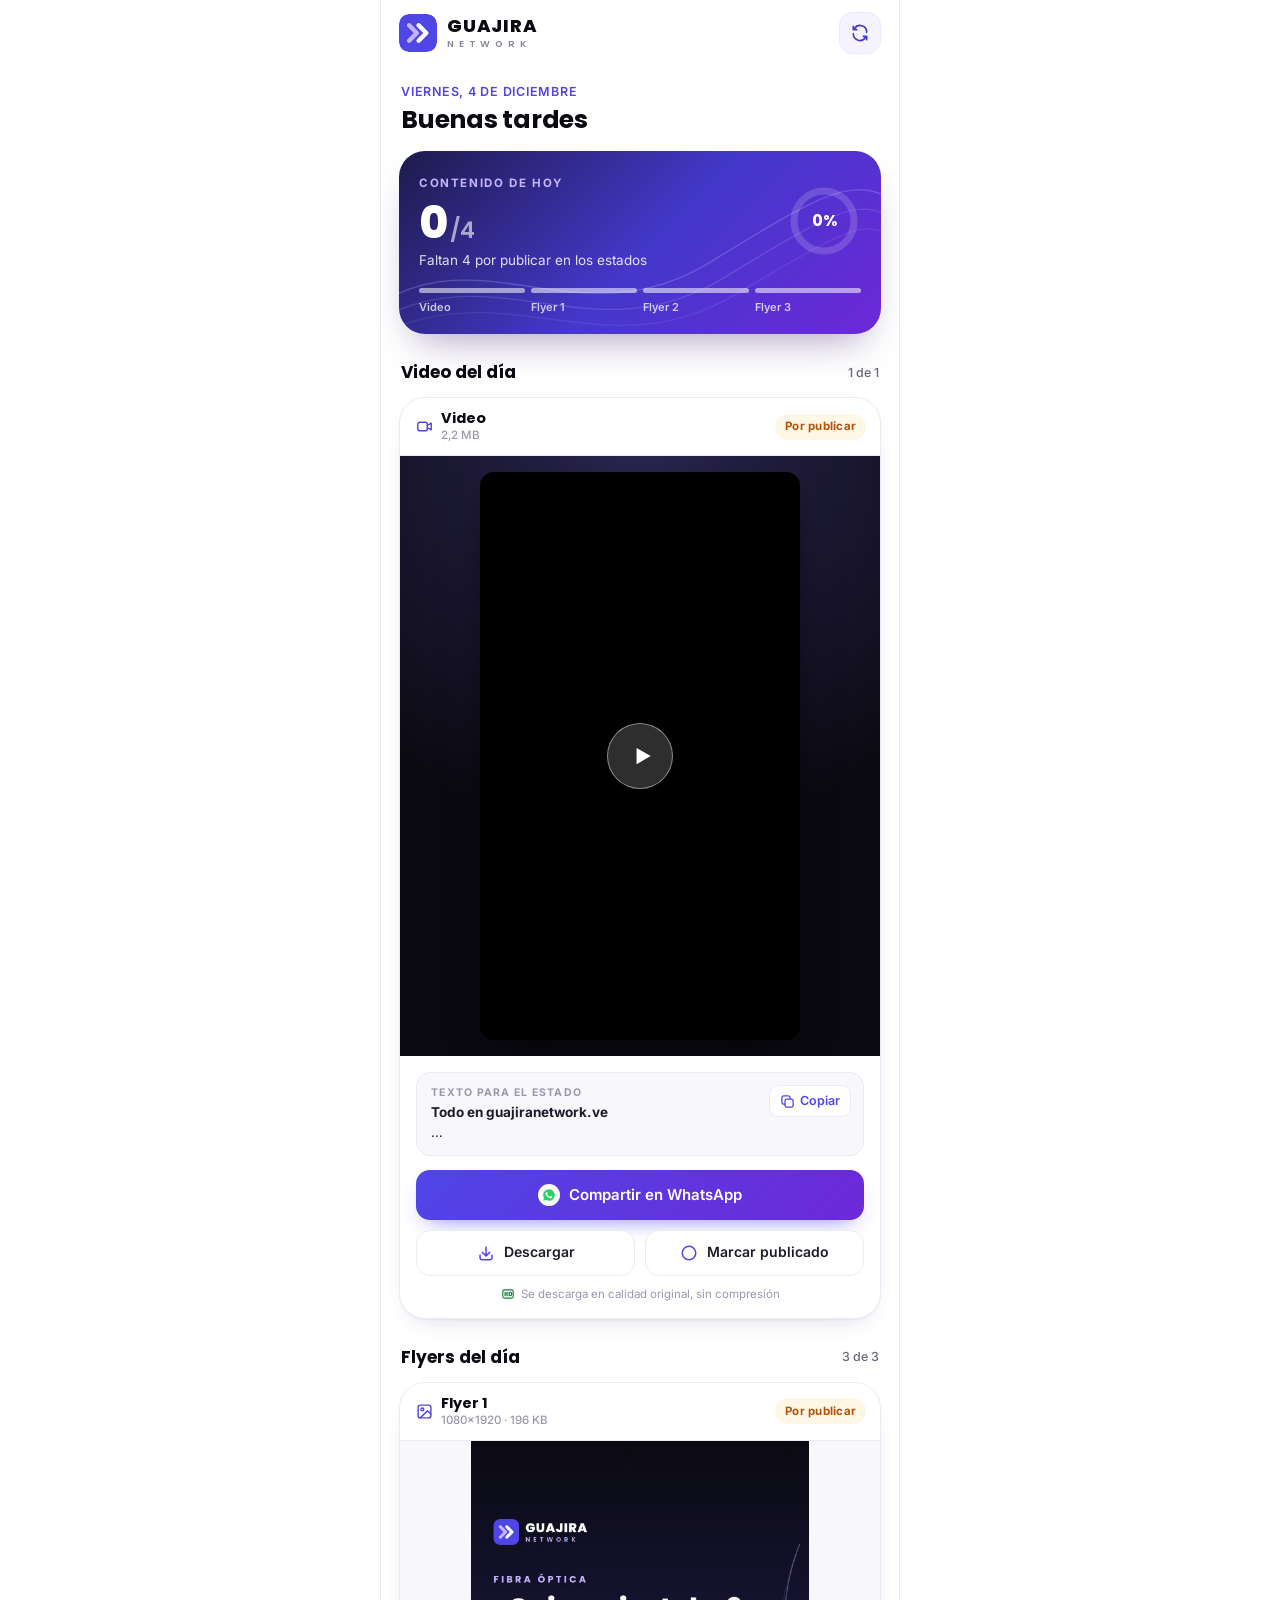
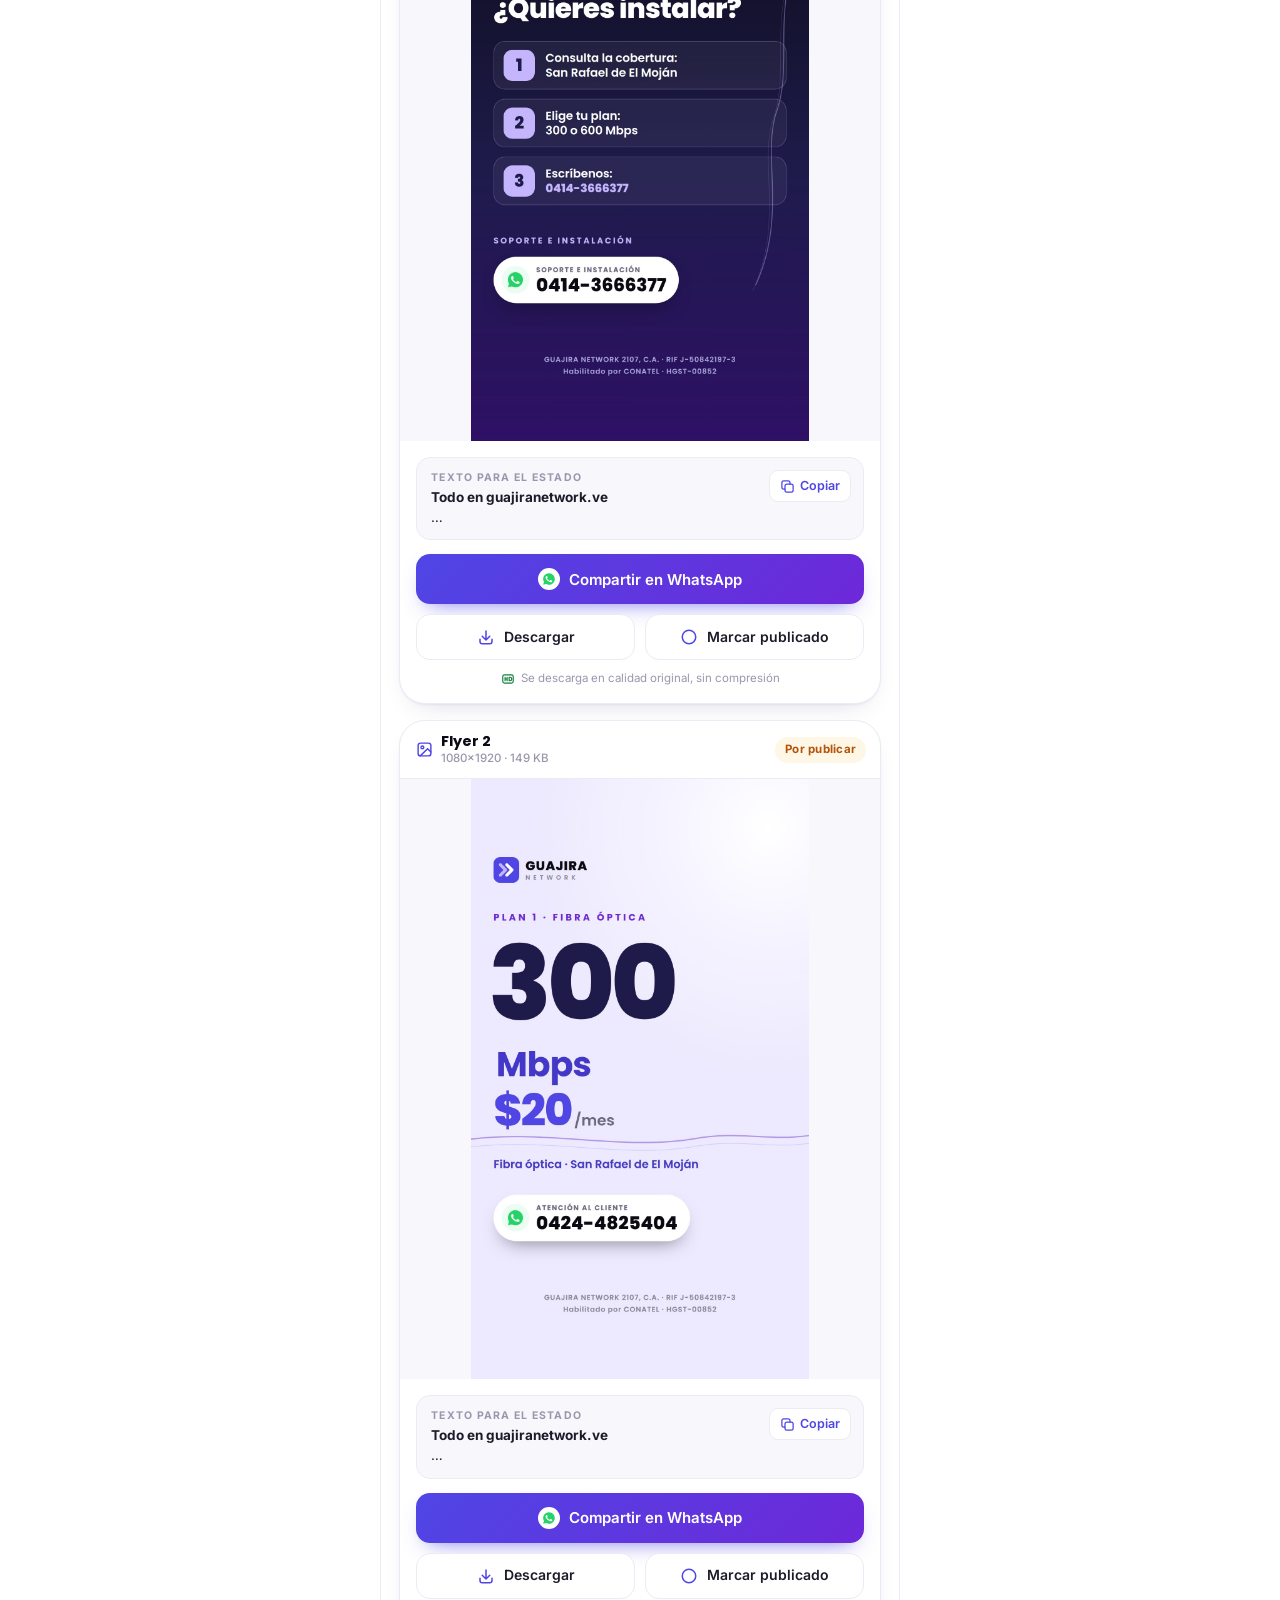
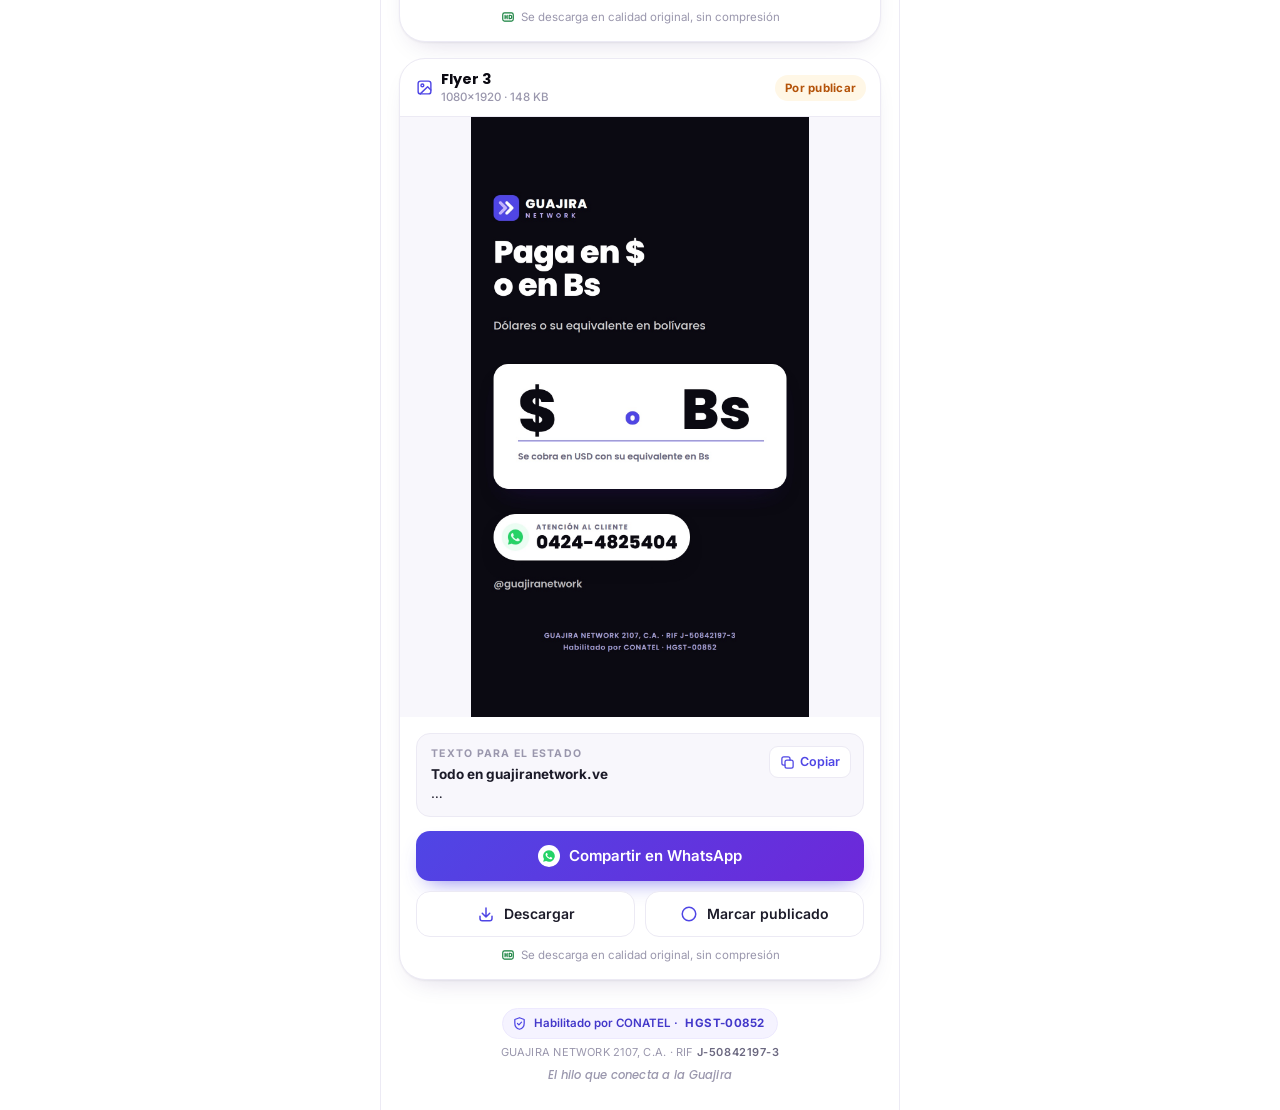
<file: index.html>
<!DOCTYPE html>
<html lang="es">
<head>
<meta charset="utf-8">
<meta name="viewport" content="width=device-width, initial-scale=1, viewport-fit=cover">
<meta name="theme-color" content="#4F46E5">
<meta name="color-scheme" content="light">
<meta name="description" content="Centro de Contenido de Guajira Network: video y flyers del día listos para publicar en WhatsApp.">
<title>Guajira Network · Centro de Contenido</title>
<link rel="manifest" href="manifest.json">
<link rel="icon" type="image/png" href="icons/icon-192.png">
<link rel="apple-touch-icon" href="icons/icon-192.png">
<link rel="preconnect" href="https://fonts.googleapis.com">
<link rel="preconnect" href="https://fonts.gstatic.com" crossorigin>
<link href="https://fonts.googleapis.com/css2?family=Inter:wght@400;500;600;700&family=Poppins:wght@500;600;700;800&display=swap" rel="stylesheet">
<style>
:root{
  --indigo:#4F46E5;--indigo-700:#4338CA;--indigo-900:#1E1B4B;--morado:#6D28D9;
  --lila:#C4B5FD;--lila-50:#F5F3FF;--lila-100:#EDE9FE;--lila-200:#DDD6FE;
  --negro:#0B0A12;--tinta:#1C1B29;--gris:#6B6880;--gris-2:#9A97AD;--gris-3:#C9C7D6;
  --linea:#ECEAF4;--superficie:#F8F7FC;
  --ok:#15803D;--ok-50:#ECFDF3;--ok-200:#BBF7D0;--warn:#B45309;--warn-50:#FFF7E6;--warn-200:#FDE3B5;--err:#DC2626;
  --r-xl:26px;--r-lg:20px;--r-md:14px;
  --sombra:0 1px 2px rgba(17,12,46,.05),0 12px 28px -16px rgba(46,16,101,.22);
  --sombra-2:0 20px 40px -18px rgba(46,16,101,.45);
  --f-display:'Poppins',system-ui,-apple-system,'Segoe UI',Roboto,Arial,sans-serif;
  --f-text:'Inter',system-ui,-apple-system,'Segoe UI',Roboto,Arial,sans-serif;
  --safe-t:env(safe-area-inset-top,0px);--safe-b:env(safe-area-inset-bottom,0px);--ancho:520px;
}
*{box-sizing:border-box;margin:0;padding:0;-webkit-tap-highlight-color:transparent}
body{font-family:var(--f-text);font-size:15px;line-height:1.45;color:var(--tinta);background:#fff;-webkit-font-smoothing:antialiased;overscroll-behavior-y:none}
button{font:inherit;color:inherit;border:0;background:none;cursor:pointer}
img,video{display:block;max-width:100%}
.hidden{display:none!important}
svg.i{width:20px;height:20px;flex:none;fill:none;stroke:currentColor;stroke-width:2;stroke-linecap:round;stroke-linejoin:round}

/* Marca */
.marca{display:flex;align-items:center;gap:10px}
.marca>svg{width:38px;height:38px;flex:none;border-radius:10px}
.marca .wm{display:flex;flex-direction:column;line-height:1}
.marca .wm b{font-family:var(--f-display);font-weight:800;font-size:18px;letter-spacing:.045em;color:var(--negro)}
.marca .wm span{font-family:var(--f-display);font-weight:600;font-size:9.5px;letter-spacing:.5em;color:#8A8798;margin-top:4px}

/* Splash */
#splash{position:fixed;inset:0;display:grid;place-items:center;background:#fff;z-index:90;transition:opacity .35s}
#splash.fuera{opacity:0;pointer-events:none}
#splash .centro{display:flex;flex-direction:column;align-items:center;gap:26px}
#splash svg{width:76px;height:76px;border-radius:20px;box-shadow:var(--sombra-2);animation:latido 1.6s ease-in-out infinite}
.carga{width:120px;height:3px;border-radius:3px;background:var(--lila-100);overflow:hidden;position:relative}
.carga::after{content:"";position:absolute;inset:0;width:40%;border-radius:3px;background:linear-gradient(90deg,var(--indigo),var(--morado));animation:barrido 1.1s ease-in-out infinite}
@keyframes barrido{0%{transform:translateX(-100%)}100%{transform:translateX(260%)}}
@keyframes latido{0%,100%{transform:scale(1)}50%{transform:scale(1.04)}}

/* Shell */
.app{max-width:var(--ancho);margin:0 auto;min-height:100vh;min-height:100dvh;padding-bottom:calc(20px + var(--safe-b))}
.topbar{position:sticky;top:0;z-index:20;display:flex;align-items:center;justify-content:space-between;padding:12px 18px;padding-top:calc(var(--safe-t) + 12px);background:rgba(255,255,255,.88);backdrop-filter:saturate(160%) blur(14px);-webkit-backdrop-filter:saturate(160%) blur(14px);border-bottom:1px solid transparent;transition:border-color .2s}
.topbar.borde{border-bottom-color:var(--linea)}
.refrescar{width:42px;height:42px;border-radius:13px;display:grid;place-items:center;background:var(--lila-50);border:1px solid var(--lila-100);color:var(--indigo-700)}
.refrescar.girando svg{animation:giro .8s linear infinite}
.vista{padding:6px 18px 0}
.saludo{padding:10px 2px 16px}
.saludo .fecha{font-size:12.5px;font-weight:600;color:var(--indigo);letter-spacing:.06em;text-transform:uppercase}
.saludo h2{font-family:var(--f-display);font-weight:700;font-size:25px;line-height:1.2;color:var(--negro);margin-top:4px;letter-spacing:-.01em}
.sec-h{display:flex;align-items:center;justify-content:space-between;gap:12px;margin:26px 2px 12px}
.sec-h h3{font-family:var(--f-display);font-weight:700;font-size:17px;color:var(--negro)}
.sec-h small{font-size:12.5px;color:var(--gris);font-weight:500}

/* Píldoras */
.pill{display:inline-flex;align-items:center;gap:5px;height:26px;padding:0 10px;border-radius:999px;font-size:11.5px;font-weight:700;letter-spacing:.02em;white-space:nowrap}
.pill svg.i{width:13px;height:13px;stroke-width:2.6}
.pill.ok{background:var(--ok-50);color:var(--ok)}
.pill.pend{background:var(--warn-50);color:var(--warn)}

/* Hero */
.hero{position:relative;overflow:hidden;border-radius:var(--r-xl);padding:20px 20px 18px;color:#fff;background:linear-gradient(135deg,var(--indigo-900) 0%,var(--indigo-700) 52%,var(--morado) 100%);box-shadow:var(--sombra-2)}
.hero .hilos{position:absolute;inset:0;width:100%;height:100%;color:var(--lila);opacity:.28;pointer-events:none}
.hero-fila{position:relative;display:flex;align-items:center;justify-content:space-between;gap:16px}
.eyebrow{font-size:11.5px;font-weight:700;letter-spacing:.14em;text-transform:uppercase;color:var(--lila)}
.hero-num{display:block;font-family:var(--f-display);font-weight:800;font-size:44px;line-height:1;margin-top:8px;letter-spacing:-.02em}
.hero-num span{font-size:22px;font-weight:600;color:rgba(255,255,255,.6);margin-left:3px}
.hero-txt{display:block;font-size:13.5px;color:rgba(255,255,255,.85);margin-top:6px}
.anillo{width:74px;height:74px;flex:none;position:relative}
.anillo svg{width:100%;height:100%;transform:rotate(-90deg)}
.anillo circle{fill:none;stroke-width:7}
.anillo .base{stroke:rgba(255,255,255,.16)}
.anillo .prog{stroke:#fff;stroke-linecap:round;transition:stroke-dashoffset .6s cubic-bezier(.2,.8,.2,1)}
.anillo b{position:absolute;inset:0;display:grid;place-items:center;font-family:var(--f-display);font-size:16px;font-weight:700}
.segmentos{position:relative;display:grid;grid-template-columns:repeat(4,1fr);gap:6px;margin-top:18px}
.seg{display:flex;flex-direction:column;gap:7px}
.seg i{height:5px;border-radius:5px;background:rgba(255,255,255,.18)}
.seg.pend i{background:rgba(255,255,255,.55)}
.seg.ok i{background:#fff}
.seg span{font-size:11px;font-weight:600;color:rgba(255,255,255,.75);display:flex;align-items:center;gap:4px}
.seg.ok span{color:#fff}
.seg svg.i{width:12px;height:12px;stroke-width:3}

.aviso{display:flex;gap:11px;align-items:flex-start;margin-top:14px;padding:13px 14px;border-radius:var(--r-md);background:var(--warn-50);border:1px solid var(--warn-200);color:#7C4A03;font-size:13px}
.aviso svg.i{color:var(--warn);width:19px;height:19px;margin-top:1px}
.aviso b{display:block;color:#5C3702;font-size:13.5px}

/* Piezas */
.pieza{background:#fff;border:1px solid var(--linea);border-radius:var(--r-xl);box-shadow:var(--sombra);overflow:hidden}
.pieza+.pieza,.vacia+.pieza,.pieza+.vacia,.vacia+.vacia{margin-top:16px}
.pieza-h{display:flex;align-items:center;justify-content:space-between;gap:10px;padding:12px 14px 12px 16px;border-bottom:1px solid var(--linea)}
.pieza-h .tag{display:inline-flex;align-items:center;gap:8px;font-family:var(--f-display);font-weight:700;font-size:14.5px;color:var(--negro)}
.pieza-h .tag svg.i{width:17px;height:17px;color:var(--indigo)}
.pieza-h .tag>span{display:flex;flex-direction:column;line-height:1.2}
.pieza-h .tag small{font-family:var(--f-text);font-weight:500;font-size:11.5px;color:var(--gris-2);margin-top:2px}
.media{position:relative;display:block;width:100%;background:var(--superficie);cursor:zoom-in;overflow:hidden;aspect-ratio:4/5}
.media.video{background:radial-gradient(120% 90% at 50% 0%,#2A2550 0%,var(--negro) 70%)}
.media .marco{position:absolute;inset:0;display:flex;align-items:center;justify-content:center}
.media.flyer img{width:100%;height:100%;object-fit:contain}
.media.video .marco{padding:16px}
.media.video video{height:100%;width:auto;max-width:100%;aspect-ratio:9/16;object-fit:cover;border-radius:14px;box-shadow:0 16px 40px -14px rgba(0,0,0,.8);background:#000}
.media .play{position:absolute;left:50%;top:50%;transform:translate(-50%,-50%);width:66px;height:66px;border-radius:50%;display:grid;place-items:center;background:rgba(255,255,255,.18);backdrop-filter:blur(10px);-webkit-backdrop-filter:blur(10px);border:1.5px solid rgba(255,255,255,.45)}
.media .play svg{width:26px;height:26px;fill:#fff;margin-left:4px}
.cuerpo{padding:16px}
.texto-sug{display:flex;gap:12px;align-items:flex-start;padding:12px 12px 12px 14px;border-radius:var(--r-md);background:var(--superficie);border:1px solid var(--linea);margin-bottom:14px}
.texto-sug div{flex:1;min-width:0}
.texto-sug small{display:block;font-size:10.5px;font-weight:700;letter-spacing:.12em;text-transform:uppercase;color:var(--gris-2);margin-bottom:3px}
.texto-sug p{font-size:13.5px;white-space:pre-line;display:-webkit-box;-webkit-line-clamp:2;-webkit-box-orient:vertical;overflow:hidden}
.texto-sug button{flex:none;display:inline-flex;align-items:center;gap:5px;height:32px;padding:0 10px;border-radius:9px;background:#fff;border:1px solid var(--linea);font-size:12.5px;font-weight:600;color:var(--indigo)}
.texto-sug button svg.i{width:15px;height:15px}
.calidad{display:flex;align-items:center;gap:6px;margin-top:10px;font-size:11.5px;color:var(--gris-2);justify-content:center}
.calidad svg.i{width:14px;height:14px;color:var(--ok)}
.vacia{display:flex;align-items:center;gap:14px;padding:18px;border:1.5px dashed var(--gris-3);border-radius:var(--r-xl);background:var(--superficie)}
.vacia .ic{width:46px;height:46px;flex:none;border-radius:14px;display:grid;place-items:center;background:#fff;border:1px solid var(--linea);color:var(--gris-2)}
.vacia strong{display:block;font-size:14.5px}
.vacia p{font-size:13px;color:var(--gris);margin-top:2px}

/* Botones */
.btn{display:inline-flex;align-items:center;justify-content:center;gap:9px;height:50px;padding:0 16px;border-radius:var(--r-md);font-weight:600;font-size:15px;transition:transform .12s,opacity .2s;white-space:nowrap;user-select:none}
.btn:active{transform:scale(.98)}
.btn[disabled]{opacity:.6;pointer-events:none}
.btn-wa{width:100%;background:linear-gradient(135deg,var(--indigo) 0%,var(--morado) 100%);color:#fff;box-shadow:0 10px 22px -12px rgba(79,70,229,.8)}
.btn-wa .wa{width:22px;height:22px;border-radius:50%;background:#fff;display:grid;place-items:center}
.btn-wa .wa svg{width:14px;height:14px;fill:#25D366}
.btn-sec{background:#fff;border:1.5px solid var(--linea);height:46px;font-size:14px}
.btn-sec svg.i{width:18px;height:18px;color:var(--indigo)}
.btn-ok{background:var(--ok-50);border-color:var(--ok-200);color:var(--ok)}
.btn-ok svg.i{color:var(--ok)}
.acciones-sec{display:grid;grid-template-columns:1fr 1fr;gap:10px;margin-top:10px}
.giro{width:18px;height:18px;border:2.5px solid currentColor;border-right-color:transparent;border-radius:50%;animation:giro .7s linear infinite}
@keyframes giro{to{transform:rotate(360deg)}}

.ruta{margin-top:18px;padding:14px;border-radius:var(--r-md);background:var(--superficie);border:1px solid var(--linea);font-size:12.5px;color:var(--gris);line-height:1.5}
.ruta b{display:block;color:var(--tinta);font-size:13px;margin-bottom:2px}
.ruta code{display:block;margin:6px 0 8px;padding:8px 10px;border-radius:9px;background:#fff;border:1px solid var(--linea);font:600 12px/1.4 ui-monospace,Menlo,Consolas,monospace;color:var(--indigo-700);word-break:normal;overflow-wrap:anywhere}
/* Pie legal */
.legal{text-align:center;padding:28px 8px 6px;display:flex;flex-direction:column;align-items:center;gap:6px}
.conatel{display:inline-flex;align-items:center;gap:7px;padding:6px 12px 6px 9px;border-radius:999px;background:var(--lila-50);border:1px solid var(--lila-100);color:var(--indigo-700);font-size:11.5px;font-weight:600}
.conatel svg.i{width:15px;height:15px;color:var(--indigo)}
.conatel b{font-weight:700;letter-spacing:.04em}
.legal p{font-size:11px;color:var(--gris-2);letter-spacing:.02em}
.legal p b{color:var(--gris);font-weight:600;letter-spacing:.05em}
.legal .slogan{font-family:var(--f-display);font-style:italic;font-weight:500;font-size:11.5px}

/* Visor */
.visor{position:fixed;inset:0;z-index:60;background:#05040A;display:flex;flex-direction:column}
.visor-top{display:flex;align-items:center;gap:12px;padding:12px 14px;padding-top:calc(var(--safe-t) + 12px);color:#fff}
.visor-top button{width:42px;height:42px;border-radius:12px;display:grid;place-items:center;background:rgba(255,255,255,.1)}
.visor-top strong{display:block;font-size:15px;font-weight:600}
.visor-top span{font-size:12px;color:rgba(255,255,255,.6)}
.visor-media{flex:1;min-height:0;display:grid;place-items:center;padding:6px 14px}
.visor-media img,.visor-media video{max-width:100%;max-height:100%;border-radius:14px;object-fit:contain}
.visor-acc{padding:14px 16px calc(var(--safe-b) + 16px);display:flex;flex-direction:column;max-width:var(--ancho);width:100%;margin:0 auto}
.visor-acc .btn-sec{background:rgba(255,255,255,.08);border-color:rgba(255,255,255,.14);color:#fff}
.visor-acc .btn-sec svg.i{color:var(--lila)}
.visor-acc .btn-ok{background:rgba(22,163,74,.16);border-color:rgba(74,222,128,.35);color:#86EFAC}
.visor-acc .btn-ok svg.i{color:#86EFAC}

/* Toast */
.toast{position:fixed;left:50%;bottom:calc(var(--safe-b) + 24px);transform:translate(-50%,20px);z-index:80;width:calc(100% - 32px);max-width:440px;display:flex;align-items:center;gap:12px;padding:13px 14px 13px 16px;border-radius:16px;background:var(--negro);color:#fff;font-size:13.5px;line-height:1.4;box-shadow:0 20px 40px -14px rgba(0,0,0,.5);opacity:0;pointer-events:none;transition:opacity .25s,transform .25s}
.toast.ver{opacity:1;transform:translate(-50%,0);pointer-events:auto}
.toast.alto{bottom:calc(var(--safe-b) + 170px)}
.toast .ic{width:28px;height:28px;flex:none;border-radius:9px;display:grid;place-items:center;background:rgba(196,181,253,.16);color:var(--lila)}
.toast.error .ic{background:rgba(248,113,113,.16);color:#FCA5A5}
.toast .ic svg.i{width:16px;height:16px}
.toast p{flex:1}
.toast button{flex:none;height:34px;padding:0 12px;border-radius:10px;background:#fff;color:var(--negro);font-weight:700;font-size:12.5px}
@media (min-width:560px){.app{border-left:1px solid var(--linea);border-right:1px solid var(--linea)}}
</style>
</head>
<body>

<div id="splash"><div class="centro"><span id="splashLogo"></span><div class="carga"></div></div></div>

<section id="app" class="app">
  <header class="topbar" id="topbar"><div id="topMarca"></div><button class="refrescar" id="btnRefrescar" data-action="refrescar" aria-label="Actualizar"><svg class="i"><use href="#i-cambiar"/></svg></button></header>
  <main id="vista" class="vista"></main>
</section>

<div id="visor" class="visor hidden" role="dialog" aria-modal="true"></div>
<div id="toast" class="toast" role="status" aria-live="polite"></div>

<svg width="0" height="0" style="position:absolute" aria-hidden="true">
  <symbol id="i-descargar" viewBox="0 0 24 24"><path d="M12 4v12M7 11l5 5 5-5"/><path d="M4 15v3a3 3 0 0 0 3 3h10a3 3 0 0 0 3-3v-3"/></symbol>
  <symbol id="i-copiar" viewBox="0 0 24 24"><rect x="8" y="8" width="13" height="13" rx="3"/><path d="M16 8V6a3 3 0 0 0-3-3H6a3 3 0 0 0-3 3v7a3 3 0 0 0 3 3h2"/></symbol>
  <symbol id="i-check" viewBox="0 0 24 24"><path d="m5 12.5 4.5 4.5L19 7.5"/></symbol>
  <symbol id="i-check-c" viewBox="0 0 24 24"><circle cx="12" cy="12" r="9"/><path d="m8 12.3 2.8 2.8L16.2 9.6"/></symbol>
  <symbol id="i-circulo" viewBox="0 0 24 24"><circle cx="12" cy="12" r="9"/></symbol>
  <symbol id="i-video" viewBox="0 0 24 24"><rect x="2.5" y="6" width="13.5" height="12" rx="3"/><path d="m16 10.5 5.5-3.2v9.4L16 13.5"/></symbol>
  <symbol id="i-imagen" viewBox="0 0 24 24"><rect x="3" y="3" width="18" height="18" rx="3.5"/><circle cx="9" cy="9" r="2"/><path d="m21 15.5-4.6-4.6L6 21"/></symbol>
  <symbol id="i-x" viewBox="0 0 24 24"><path d="M6 6l12 12M18 6 6 18"/></symbol>
  <symbol id="i-escudo" viewBox="0 0 24 24"><path d="M12 2.8 4.5 5.6v5.8c0 4.7 3.2 8.6 7.5 9.8 4.3-1.2 7.5-5.1 7.5-9.8V5.6L12 2.8Z"/><path d="m8.8 12 2.2 2.2 4.3-4.4"/></symbol>
  <symbol id="i-cambiar" viewBox="0 0 24 24"><path d="M20 11a8 8 0 0 0-14.6-4.5L4 8M4 4v4h4M4 13a8 8 0 0 0 14.6 4.5L20 16M20 20v-4h-4"/></symbol>
  <symbol id="i-alerta" viewBox="0 0 24 24"><path d="M12 3.5 2.5 20h19L12 3.5Z"/><path d="M12 10v4.5M12 17.4v.2"/></symbol>
  <symbol id="i-hd" viewBox="0 0 24 24"><rect x="3" y="5" width="18" height="14" rx="3"/><path d="M7 9v6M7 12h3.5M10.5 9v6M14 9v6h1.5a3 3 0 0 0 0-6H14Z"/></symbol>
</svg>

<script>
/* ═══════════════════════════════════════════════════════════════════════════
   GUAJIRA NETWORK · CENTRO DE CONTENIDO
   Cada día sube a la carpeta  contenido/  (junto a este index.html) estos archivos,
   SIEMPRE con el mismo nombre, para que reemplacen a los del día anterior:

       video.mp4     → video del día
       flyer1.jpg    → flyer 1   (también vale .png)
       flyer2.jpg    → flyer 2
       flyer3.jpg    → flyer 3
       texto.txt     → (opcional) texto para la descripción del estado

   La app los muestra tal cual y los descarga/comparte en su calidad ORIGINAL.
   ═══════════════════════════════════════════════════════════════════════════ */
const CARPETAS = ["contenido/", "", "gestor/contenido/", "Contenido/"];   // dónde busca, en este orden
const CARPETA = CARPETAS[0];
const TZ = "America/Caracas";
const EMPRESA = { razon: "GUAJIRA NETWORK 2107, C.A.", rif: "J-50842197-3", conatel: "HGST-00852", slogan: "El hilo que conecta a la Guajira" };
const SLOTS = [
  { id: "video",  tipo: "video", nombre: "Video del día", corto: "Video",   archivos: ["video.mp4", "video.MP4", "video.mov"] },
  { id: "flyer1", tipo: "flyer", nombre: "Flyer 1",       corto: "Flyer 1", archivos: ["flyer1.jpg", "flyer1.jpeg", "flyer1.png", "flyer1.JPG", "flyer1.PNG"] },
  { id: "flyer2", tipo: "flyer", nombre: "Flyer 2",       corto: "Flyer 2", archivos: ["flyer2.jpg", "flyer2.jpeg", "flyer2.png", "flyer2.JPG", "flyer2.PNG"] },
  { id: "flyer3", tipo: "flyer", nombre: "Flyer 3",       corto: "Flyer 3", archivos: ["flyer3.jpg", "flyer3.jpeg", "flyer3.png", "flyer3.JPG", "flyer3.PNG"] }
];
const TEXTO_BASE =
`🌐 *Guajira Network*
_El hilo que conecta a la Guajira_

📲 Atención al cliente: 0424-4825404
🛠️ Soporte e instalación: 0414-3666377
📍 San Rafael de El Moján
📸 IG: @guajiranetwork`;

/* ───────── Marca ───────── */
const LOGO = (s = 38) => `<svg width="${s}" height="${s}" viewBox="0 0 64 64" role="img" aria-label="Guajira Network"><rect width="64" height="64" rx="16" fill="#4F46E5"/><path d="M17 19l13 13-13 13" fill="none" stroke="#C4B5FD" stroke-width="7.5" stroke-linecap="round" stroke-linejoin="round"/><path d="M33 19l13 13-13 13" fill="none" stroke="#FFFFFF" stroke-width="7.5" stroke-linecap="round" stroke-linejoin="round"/></svg>`;
const MARCA = () => `<div class="marca">${LOGO()}<div class="wm"><b>GUAJIRA</b><span>NETWORK</span></div></div>`;
const HILOS = `<svg class="hilos" viewBox="0 0 400 200" preserveAspectRatio="none" aria-hidden="true"><g fill="none" stroke="currentColor" stroke-width="1.4"><path d="M-20 170C70 90 150 210 260 120S380 30 420 60"/><path d="M-20 186C80 110 160 226 270 138S384 52 420 82" opacity=".7"/><path d="M-20 202C90 130 170 242 280 156S388 74 420 104" opacity=".45"/></g></svg>`;
const ic = n => `<svg class="i"><use href="#i-${n}"/></svg>`;
const LEGAL = `<footer class="legal"><span class="conatel">${ic("escudo")}Habilitado por CONATEL · <b>${EMPRESA.conatel}</b></span><p>${EMPRESA.razon} · RIF <b>${EMPRESA.rif}</b></p><p class="slogan">${EMPRESA.slogan}</p></footer>`;
const WA = `<span class="wa"><svg viewBox="0 0 24 24"><path d="M12 2a10 10 0 0 0-8.6 15.1L2 22l5-1.3A10 10 0 1 0 12 2Zm5.8 14.1c-.2.7-1.4 1.3-2 1.4-.5.1-1.2.1-1.9-.1a17 17 0 0 1-1.7-.6 13.4 13.4 0 0 1-5.1-4.5c-.4-.5-1-1.5-1-2.8 0-1.3.7-2 1-2.3.2-.3.5-.3.7-.3h.5c.2 0 .4 0 .6.5l.8 2c.1.2.1.4 0 .5l-.3.5-.4.4c-.1.1-.3.3-.1.6.2.3.7 1.2 1.6 2a7.3 7.3 0 0 0 2.3 1.4c.3.1.5.1.6-.1l.9-1.1c.2-.3.4-.2.6-.1l1.9.9c.3.1.5.2.5.3.1.1.1.7-.1 1.3Z"/></svg></span>`;

/* ───────── Utilidades ───────── */
const $ = s => document.querySelector(s);
const esc = s => String(s ?? "").replace(/[&<>"']/g, c => ({ "&": "&amp;", "<": "&lt;", ">": "&gt;", '"': "&quot;", "'": "&#39;" }[c]));
const waFormato = t => esc(t).replace(/\*([^*\n]+)\*/g, "<b>$1</b>").replace(/(^|\s)_([^_\n]+)_/g, "$1<i>$2</i>");
const cap = s => s ? s[0].toUpperCase() + s.slice(1) : s;
const diaDe = d => new Intl.DateTimeFormat("en-CA", { timeZone: TZ, year: "numeric", month: "2-digit", day: "2-digit" }).format(d);
const hoyISO = () => diaDe(new Date());
const fechaLarga = d => cap(new Intl.DateTimeFormat("es-VE", { timeZone: TZ, weekday: "long", day: "numeric", month: "long" }).format(d));
const hora = ms => new Intl.DateTimeFormat("es-VE", { timeZone: TZ, hour: "numeric", minute: "2-digit" }).format(new Date(ms));
const horaTZ = () => Number(new Intl.DateTimeFormat("en-US", { timeZone: TZ, hour: "numeric", hourCycle: "h23" }).format(new Date()));
const saludo = () => { const h = horaTZ(); return h < 12 ? "Buenos días" : h < 19 ? "Buenas tardes" : "Buenas noches"; };
const dur = s => s ? Math.floor(s / 60) + ":" + String(Math.round(s % 60)).padStart(2, "0") : "";
const peso = b => !b ? "" : b > 1048576 ? (b / 1048576).toFixed(1).replace(".", ",") + " MB" : Math.round(b / 1024) + " KB";

/* ───────── Estado ───────── */
const S = { dia: hoyISO(), piezas: {}, texto: TEXTO_BASE, cargando: false, ocupado: {}, visor: null, listo: false };

/* "Publicado" se guarda en el teléfono solo por hoy; si subes un archivo nuevo, vuelve a "por publicar" */
const claveDia = () => "gn_publicado_" + S.dia;
const leerPub = () => { try { return JSON.parse(localStorage.getItem(claveDia())) || {}; } catch { return {}; } };
function guardarPub(m) { try { Object.keys(localStorage).filter(k => k.startsWith("gn_publicado_") && k !== claveDia()).forEach(k => localStorage.removeItem(k)); localStorage.setItem(claveDia(), JSON.stringify(m)); } catch {} }
const firma = p => p ? `${p.archivo}|${p.modificado || ""}|${p.bytes || ""}` : "";
const publicadoEn = p => { const r = leerPub()[p.slot]; return r && r.firma === firma(p) ? r.t : null; };

/* ───────── Carga del contenido ───────── */
async function existe(url) {
  try {
    let r = await fetch(url, { method: "HEAD", cache: "no-store" });
    if (r.status === 405 || r.status === 501) r = await fetch(url, { cache: "no-store", headers: { Range: "bytes=0-0" } });
    return r.ok ? r : null;
  } catch { return null; }
}
async function buscarArchivo(slot) {
  const v = Date.now();
  for (const carpeta of CARPETAS) for (const nombre of slot.archivos) {
    const url = `${carpeta}${nombre}?v=${v}`;
    {
      const r = await existe(url);
      if (!r) continue;
      const rango = r.headers.get("content-range");
      const lm = r.headers.get("last-modified"), len = rango ? rango.split("/")[1] : r.headers.get("content-length");
      return { slot: slot.id, tipo: slot.tipo, archivo: nombre, carpeta, url, mime: r.headers.get("content-type") || "", modificado: lm ? Date.parse(lm) : null, bytes: len ? +len : null };
    }
  }
  return null;
}
async function cargar(aviso) {
  if (S.cargando) return; S.cargando = true; $("#btnRefrescar").classList.add("girando");
  S.dia = hoyISO();
  const [piezas, texto] = await Promise.all([
    Promise.all(SLOTS.map(buscarArchivo)),
    (async () => { for (const c of CARPETAS) { try { const r = await fetch(`${c}texto.txt?v=${Date.now()}`, { cache: "no-store" }); if (r.ok) return await r.text(); } catch {} } return ""; })()
  ]);
  const antes = SLOTS.map(s => firma(S.piezas[s.id])).join();
  S.piezas = Object.fromEntries(SLOTS.map((s, i) => [s.id, piezas[i]]));
  S.texto = texto.trim() || TEXTO_BASE;
  S.cargando = false; $("#btnRefrescar").classList.remove("girando");
  const cambio = antes !== SLOTS.map(s => firma(S.piezas[s.id])).join();
  if (cambio || !S.listo) render();
  if (aviso) toast(cambio ? "Hay contenido nuevo." : "Ya tienes lo más reciente.");
  if (!S.listo) { S.listo = true; $("#splash").classList.add("fuera"); }
}

/* ───────── Render ───────── */
function render() {
  const p = S.piezas, disp = SLOTS.filter(s => p[s.id]), pub = disp.filter(s => publicadoEn(p[s.id]));
  const circ = 2 * Math.PI * 30, off = circ * (1 - pub.length / 4);
  // ¿El contenido es de hoy? (según la fecha en que se subió)
  const fechas = disp.map(s => p[s.id].modificado).filter(Boolean);
  const ultima = fechas.length ? Math.max(...fechas) : null;
  const viejo = ultima && diaDe(new Date(ultima)) < S.dia;
  const msg = !disp.length ? "El contenido de hoy aún no ha llegado. Toca ↻ para revisar."
    : pub.length === 4 ? "¡Todo publicado! Excelente trabajo."
    : disp.length < 4 ? `${disp.length} de 4 piezas disponibles`
    : `Faltan ${4 - pub.length} por publicar en los estados`;
  $("#vista").innerHTML = `
    <div class="saludo"><p class="fecha">${fechaLarga(new Date())}</p><h2>${saludo()}</h2></div>
    <section class="hero">${HILOS}
      <div class="hero-fila"><div><span class="eyebrow">Contenido de hoy</span><strong class="hero-num">${pub.length}<span>/4</span></strong><span class="hero-txt">${msg}</span></div>
      <div class="anillo"><svg viewBox="0 0 74 74"><circle class="base" cx="37" cy="37" r="30"/><circle class="prog" cx="37" cy="37" r="30" stroke-dasharray="${circ}" stroke-dashoffset="${off}"/></svg><b>${Math.round(pub.length / 4 * 100)}%</b></div></div>
      <div class="segmentos">${SLOTS.map(s => { const st = p[s.id] ? (publicadoEn(p[s.id]) ? "ok" : "pend") : ""; return `<div class="seg ${st}"><i></i><span>${st === "ok" ? ic("check") : ""}${s.corto}</span></div>`; }).join("")}</div>
    </section>
    ${viejo ? `<div class="aviso">${ic("alerta")}<div><b>Todavía no llega el contenido de hoy</b>Esto se subió el ${fechaLarga(new Date(ultima)).toLowerCase()}. Toca ↻ en un rato para revisar.</div></div>` : ""}
    <div class="sec-h"><h3>Video del día</h3><small>${p.video ? "1 de 1" : "0 de 1"}</small></div>
    ${p.video ? pieza(p.video) : vacia(SLOTS[0])}
    <div class="sec-h"><h3>Flyers del día</h3><small>${SLOTS.slice(1).filter(s => p[s.id]).length} de 3</small></div>
    ${SLOTS.slice(1).map(s => p[s.id] ? pieza(p[s.id]) : vacia(s)).join("")}
    ${disp.length < 4 ? `<div class="ruta"><b>¿Dónde van los archivos?</b>La app los busca en esta dirección:<code>${esc(new URL(CARPETA, location.href).href)}</code>Nombres exactos: <code>video.mp4 · flyer1.jpg · flyer2.jpg · flyer3.jpg</code></div>` : ""}
    ${LEGAL}`;
  // Medidas reales (para mostrar resolución y duración)
  document.querySelectorAll("[data-medir]").forEach(el => {
    const id = el.dataset.medir, set = () => { const pz = S.piezas[id]; if (!pz) return; const w = el.naturalWidth || el.videoWidth, h = el.naturalHeight || el.videoHeight; if (w) { pz.ancho = w; pz.alto = h; } if (el.duration) pz.duracion = el.duration; const m = document.getElementById("meta-" + id); if (m) m.textContent = metaTexto(pz); if (pz.tipo === "flyer" && w) el.closest(".media").style.aspectRatio = Math.max(w / h, .8); };
    if (el.tagName === "IMG") { el.complete ? set() : el.addEventListener("load", set, { once: true }); }
    else { const vista = () => { set(); if (el.currentTime < .1 && el.duration) el.currentTime = Math.min(2.6, el.duration / 3); }; el.readyState >= 1 ? vista() : el.addEventListener("loadedmetadata", vista, { once: true }); }
  });
}
const metaTexto = p => [p.ancho ? `${p.ancho}×${p.alto}` : "", p.duracion ? dur(p.duracion) : "", peso(p.bytes)].filter(Boolean).join(" · ");
function pieza(p) {
  const s = SLOTS.find(x => x.id === p.slot), t = publicadoEn(p), ocup = S.ocupado[p.slot];
  const media = p.tipo === "video"
    ? `<video data-medir="${p.slot}" src="${esc(p.url)}#t=2.6" muted playsinline preload="metadata"></video><span class="play"><svg viewBox="0 0 24 24"><path d="M7 4.5v15l13-7.5z"/></svg></span>`
    : `<img data-medir="${p.slot}" src="${esc(p.url)}" alt="${s.nombre}">`;
  return `<article class="pieza">
    <div class="pieza-h"><span class="tag">${ic(p.tipo === "video" ? "video" : "imagen")}<span>${p.tipo === "video" ? "Video" : s.nombre}<small id="meta-${p.slot}">${metaTexto(p)}</small></span></span>
      ${t ? `<span class="pill ok">${ic("check")}Publicado · ${hora(t)}</span>` : `<span class="pill pend">Por publicar</span>`}</div>
    <div class="media ${p.tipo}" data-action="ver" data-slot="${p.slot}" role="button" aria-label="Ver ${s.nombre} en grande"><div class="marco">${media}</div></div>
    <div class="cuerpo">
      <div class="texto-sug"><div><small>Texto para el estado</small><p>${waFormato(S.texto)}</p></div><button data-action="copiar">${ic("copiar")}Copiar</button></div>
      ${botones(p, ocup, t)}
      <p class="calidad">${ic("hd")}Se descarga en calidad original, sin compresión</p>
    </div></article>`;
}
const botones = (p, ocup, t) => `<button class="btn btn-wa" data-action="compartir" data-slot="${p.slot}" ${ocup ? "disabled" : ""}>${ocup === "compartir" ? `<span class="giro"></span>Preparando ${p.tipo === "video" ? "video" : "imagen"}…` : `${WA}Compartir en WhatsApp`}</button>
  <div class="acciones-sec"><button class="btn btn-sec" data-action="descargar" data-slot="${p.slot}" ${ocup ? "disabled" : ""}>${ocup === "descargar" ? `<span class="giro"></span>Descargando…` : `${ic("descargar")}Descargar`}</button>
  <button class="btn btn-sec ${t ? "btn-ok" : ""}" data-action="publicado" data-slot="${p.slot}">${ic(t ? "check-c" : "circulo")}${t ? "Publicado" : "Marcar publicado"}</button></div>`;
const vacia = s => `<div class="vacia"><span class="ic">${ic(s.tipo === "video" ? "video" : "imagen")}</span><div><strong>${s.nombre}</strong><p>Aún no está listo. Toca ↻ para revisar.</p></div></div>`;

/* ───────── Acciones ───────── */
/* Dentro del APK existe window.GNAndroid: comparte el archivo original directo a WhatsApp y lo guarda en la galería */
const NATIVO = window.GNAndroid || null;
function nativo(metodo, ...args) {
  return new Promise(res => {
    const id = "c" + Date.now() + Math.floor(Math.random() * 1e6);
    const gn = (window.__gn = window.__gn || {});
    gn[id] = r => { delete gn[id]; res(r || { ok: false }); };
    setTimeout(() => gn[id] && gn[id]({ ok: false, msg: "tiempo" }), 180000);
    try { NATIVO[metodo](id, ...args); } catch (e) { gn[id]({ ok: false, msg: String(e) }); }
  });
}
const extDe = p => p.archivo.split(".").pop().toLowerCase();
const mimeDe = p => p.tipo === "video" ? (extDe(p) === "mov" ? "video/quicktime" : "video/mp4") : extDe(p) === "png" ? "image/png" : "image/jpeg";
const nombreDe = p => `GuajiraNetwork_${S.dia}_${p.slot}.${extDe(p)}`;
const absoluta = u => new URL(u, location.href).href;
async function copiarTexto(t) {
  if (NATIVO) { try { NATIVO.copiar(t); return true; } catch {} }
  try { await navigator.clipboard.writeText(t); return true; }
  catch { const a = document.createElement("textarea"); a.value = t; a.style.cssText = "position:fixed;opacity:0"; document.body.appendChild(a); a.select(); let ok = false; try { ok = document.execCommand("copy"); } catch {} a.remove(); return ok; }
}
/* Descarga el archivo ORIGINAL, byte por byte, sin recomprimir */
async function archivoOriginal(p) {
  const r = await fetch(p.url, { cache: "no-store" });
  if (!r.ok) throw new Error("HTTP " + r.status);
  const blob = await r.blob();
  return new File([blob], nombreDe(p), { type: mimeDe(p) });
}
function guardarEnTelefono(file) { const u = URL.createObjectURL(file), a = document.createElement("a"); a.href = u; a.download = file.name; document.body.appendChild(a); a.click(); a.remove(); setTimeout(() => URL.revokeObjectURL(u), 60000); }
function ocupar(slot, que) { if (que) S.ocupado[slot] = que; else delete S.ocupado[slot]; render(); pintarVisorAcciones(); }

async function compartir(p) {
  await copiarTexto(S.texto);
  ocupar(p.slot, "compartir");
  if (NATIVO) {
    const r = await nativo("compartir", absoluta(p.url), nombreDe(p), mimeDe(p), S.texto);
    ocupar(p.slot);
    if (r.ok) toast("Elige WhatsApp › Mi estado y toca HD antes de publicar. El texto ya está copiado.", { accion: publicadoEn(p) ? null : "Ya lo publiqué", fn: () => marcar(p, true), ms: 8000 });
    else toast("No se pudo preparar el archivo. Revisa tu conexión e inténtalo de nuevo.", { error: true });
    return;
  }
  try {
    const file = await archivoOriginal(p);
    if (navigator.canShare?.({ files: [file] })) {
      ocupar(p.slot);
      await navigator.share({ files: [file], text: S.texto });
      if (!publicadoEn(p)) toast("El texto quedó copiado: pégalo como descripción del estado.", { accion: "Ya lo publiqué", fn: () => marcar(p, true), ms: 7000 });
      return;
    }
    guardarEnTelefono(file);
    toast("Guardado en tu teléfono y texto copiado. Abre WhatsApp › Estados y elígelo de tu galería.", { ms: 7000 });
  } catch (e) {
    if (e.name === "AbortError") return;
    console.error(e); window.open(p.url, "_blank");
    toast("Se abrió el archivo: mantén presionado para guardarlo. El texto ya está copiado.", { ms: 7000 });
  } finally { if (S.ocupado[p.slot]) ocupar(p.slot); }
}
async function descargar(p) {
  ocupar(p.slot, "descargar");
  if (NATIVO) {
    const r = await nativo("descargar", absoluta(p.url), nombreDe(p), mimeDe(p));
    ocupar(p.slot);
    if (r.ok) toast(`Descargando en calidad original a ${r.msg}.`);
    else if (r.msg === "permiso") toast("Acepta el permiso de almacenamiento y vuelve a tocar Descargar.");
    else toast("No se pudo descargar. Revisa tu conexión.", { error: true });
    return;
  }
  try { guardarEnTelefono(await archivoOriginal(p)); toast(`${p.tipo === "video" ? "Video" : "Flyer"} guardado en calidad original.`); }
  catch (e) { console.error(e); window.open(p.url, "_blank"); toast("Se abrió el archivo: mantén presionado para guardarlo.", { ms: 6000 }); }
  finally { ocupar(p.slot); }
}
function marcar(p, valor) {
  const m = leerPub();
  if (valor) m[p.slot] = { t: Date.now(), firma: firma(p) }; else delete m[p.slot];
  guardarPub(m); render(); pintarVisorAcciones();
  toast(valor ? "Marcado como publicado." : "Marcado como pendiente.");
}

/* ───────── Visor ───────── */
function abrirVisor(p) {
  S.visor = p.slot;
  const s = SLOTS.find(x => x.id === p.slot);
  $("#visor").innerHTML = `<div class="visor-top"><button data-action="cerrarVisor" aria-label="Cerrar">${ic("x")}</button><div><strong>${s.nombre}</strong><span>${fechaLarga(new Date())}</span></div></div>
    <div class="visor-media">${p.tipo === "video" ? `<video src="${esc(p.url)}" controls autoplay playsinline></video>` : `<img src="${esc(p.url)}" alt="${s.nombre}">`}</div><div class="visor-acc"></div>`;
  pintarVisorAcciones();
  $("#visor").classList.remove("hidden"); document.body.style.overflow = "hidden";
  history.pushState({ visor: 1 }, "");
}
function pintarVisorAcciones() { const p = S.visor && S.piezas[S.visor]; const c = $("#visor .visor-acc"); if (p && c) c.innerHTML = botones(p, S.ocupado[p.slot], publicadoEn(p)); }
function cerrarVisor(desdeAtras) { if (!S.visor) return; $("#visor video")?.pause(); $("#visor").classList.add("hidden"); $("#visor").innerHTML = ""; document.body.style.overflow = ""; S.visor = null; if (!desdeAtras) history.back(); }

/* ───────── Toast ───────── */
function toast(msg, { error = false, accion, fn, ms = 3600 } = {}) {
  const t = $("#toast");
  t.className = "toast" + (error ? " error" : "") + (S.visor ? " alto" : "");
  t.innerHTML = `<span class="ic">${ic(error ? "alerta" : "check")}</span><p>${esc(msg)}</p>${accion ? `<button>${esc(accion)}</button>` : ""}`;
  if (accion) t.querySelector("button").onclick = () => { t.classList.remove("ver"); fn?.(); };
  requestAnimationFrame(() => t.classList.add("ver"));
  clearTimeout(toast.t); toast.t = setTimeout(() => t.classList.remove("ver"), ms);
}

/* ───────── Eventos ───────── */
document.addEventListener("click", async e => {
  const b = e.target.closest("[data-action]"); if (!b) return;
  const p = b.dataset.slot ? S.piezas[b.dataset.slot] : null;
  switch (b.dataset.action) {
    case "ver": if (p) abrirVisor(p); break;
    case "cerrarVisor": cerrarVisor(); break;
    case "compartir": if (p) compartir(p); break;
    case "descargar": if (p) descargar(p); break;
    case "publicado": if (p) marcar(p, !publicadoEn(p)); break;
    case "copiar": toast((await copiarTexto(S.texto)) ? "Texto copiado. Pégalo en la descripción del estado." : "No se pudo copiar el texto.", { error: false }); break;
    case "refrescar": cargar(true); break;
  }
});
window.addEventListener("popstate", () => cerrarVisor(true));
window.addEventListener("scroll", () => $("#topbar").classList.toggle("borde", scrollY > 6), { passive: true });
document.addEventListener("visibilitychange", () => { if (!document.hidden && S.listo) cargar(false); });
setInterval(() => { if (!document.hidden) { if (hoyISO() !== S.dia) { S.piezas = {}; render(); } cargar(false); } }, 5 * 60 * 1000);

/* ───────── Arranque ───────── */
$("#splashLogo").innerHTML = LOGO(76);
$("#topMarca").innerHTML = MARCA();
cargar(false);
if ("serviceWorker" in navigator && (location.protocol === "https:" || location.hostname === "localhost")) navigator.serviceWorker.register("sw.js").catch(() => {});
</script>
</body>
</html>
</file>
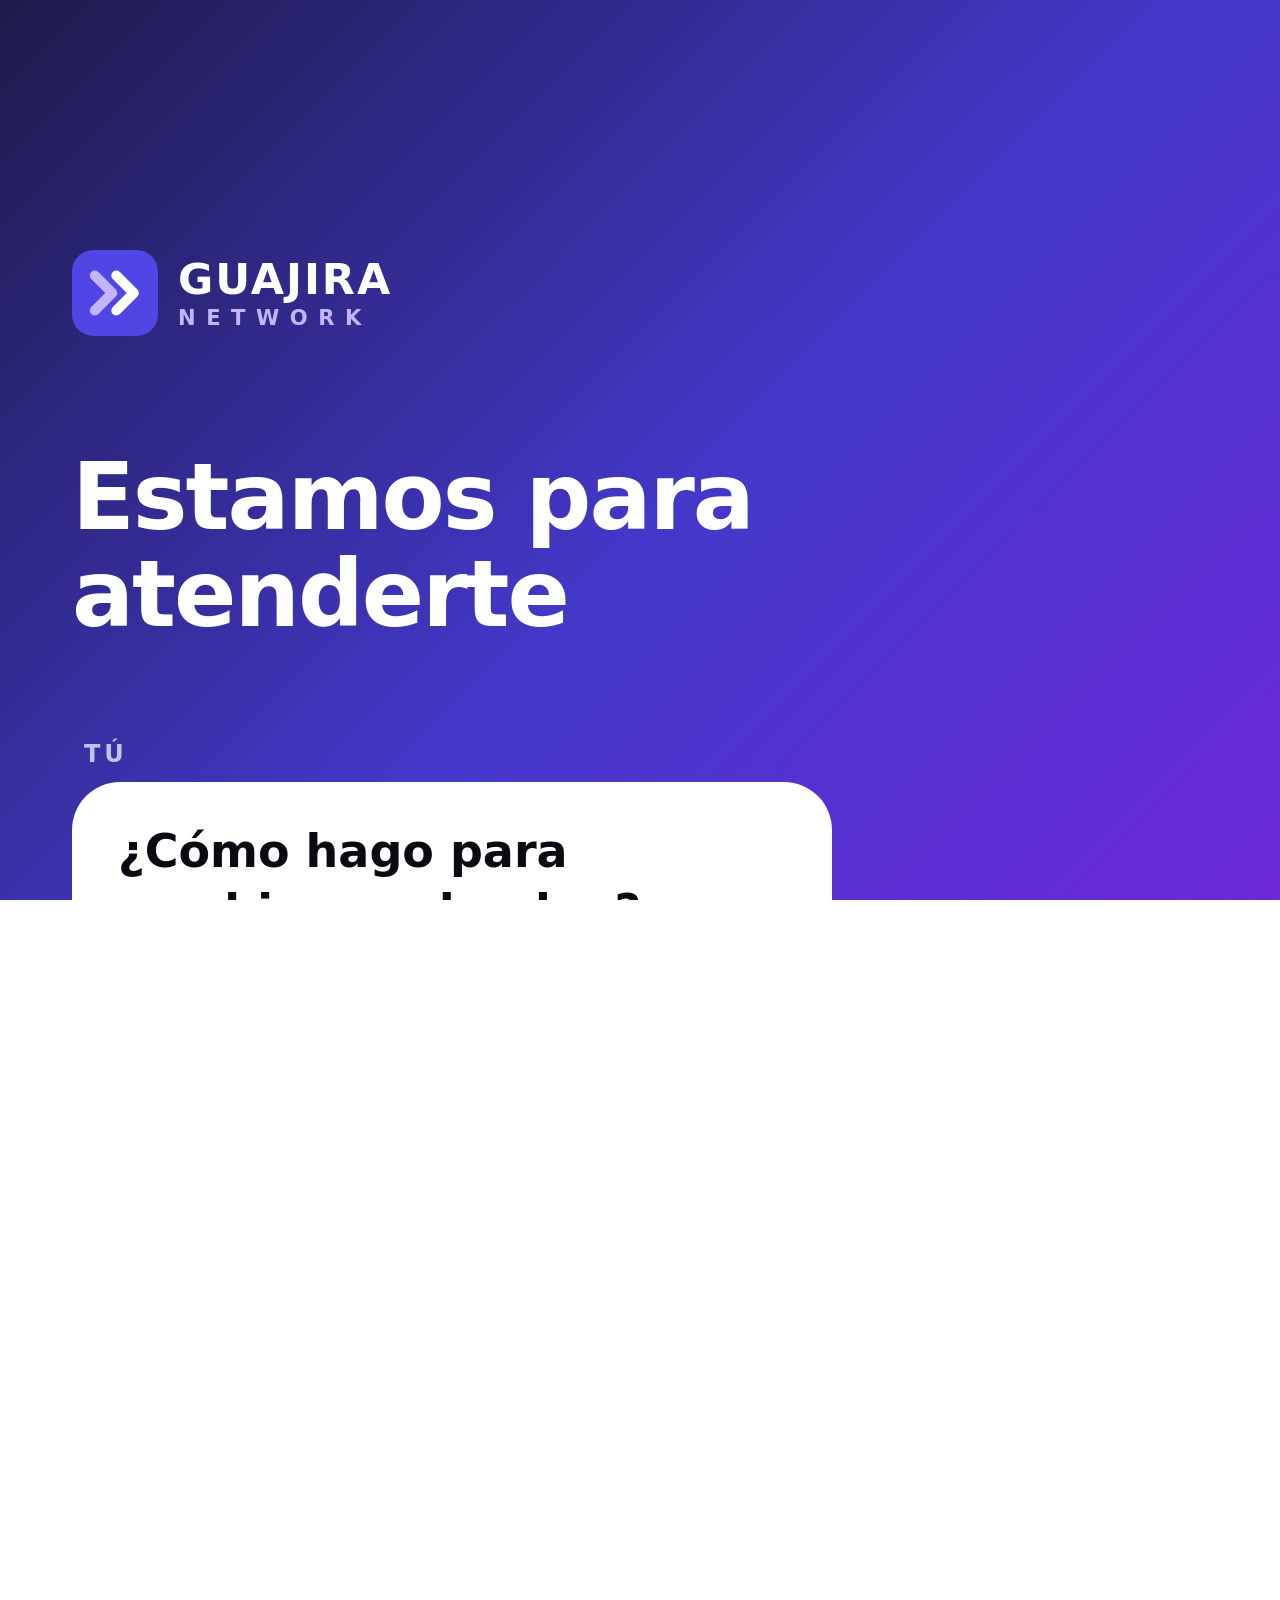
<file: _taller/ejemplo/flyer-burbuja.html>
<!DOCTYPE html><html><head><meta charset="utf-8"><link rel="stylesheet" href="../base.css"><script src="../marca.js"></script>
<style>
.bur{position:absolute;padding:40px 46px;font-size:46px;line-height:1.3;font-weight:600}
.cli{left:72px;width:760px;background:#fff;color:var(--negro);border-radius:48px 48px 48px 12px}
.gn{right:72px;width:820px;background:var(--lila);color:var(--indigo-900);border-radius:48px 48px 12px 48px}
.quien{position:absolute;font-size:24px;font-weight:700;letter-spacing:4px}
</style></head>
<body><div class="lienzo" style="background:var(--deg-indigo)">
  <div id="hilos"></div>
  <div class="abs" style="left:72px;top:250px" id="m"></div>
  <div class="abs t-l blanco" style="left:72px;top:450px">Estamos para<br>atenderte</div>
  <div class="quien" style="left:84px;top:740px;color:rgba(255,255,255,.7)">TÚ</div>
  <div class="bur cli" style="top:782px">¿Cómo hago para cambiarme de plan?</div>
  <div class="quien" style="right:84px;top:1010px;color:var(--lila)">GUAJIRA NETWORK</div>
  <div class="bur gn" style="top:1052px">¡Escríbenos por WhatsApp! Te ayudamos con pagos, cambios de plan y consultas.</div>
  <div class="abs" style="left:72px;top:1400px" id="wa"></div>
  <div id="legal"></div>
</div>
<script>
document.getElementById("hilos").innerHTML = GN.hilos({ y: 1500, amp: 240, n: 3, op: .3 });
document.getElementById("m").innerHTML = GN.marca("oscuro", 86);
document.getElementById("wa").innerHTML = GN.contacto("atencion");
document.getElementById("legal").innerHTML = GN.legal("oscuro");
</script></body></html>
</file>
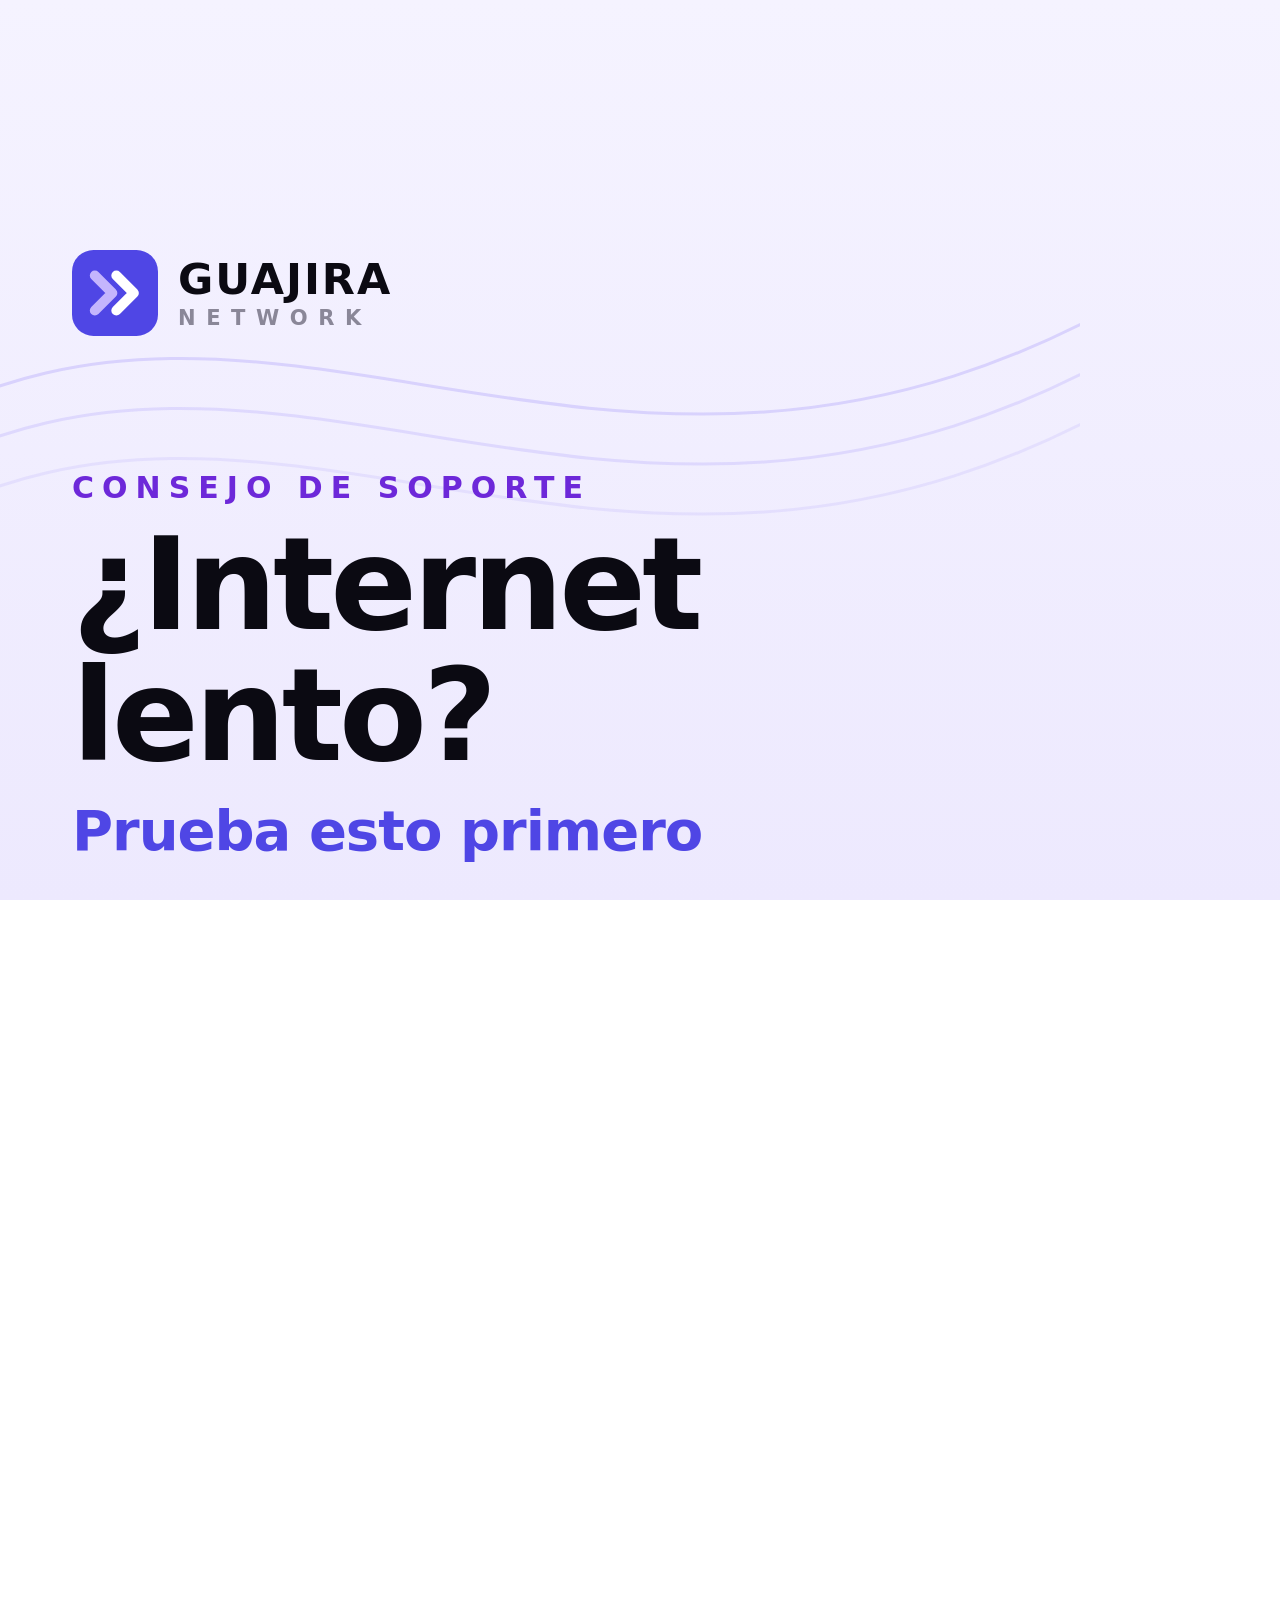
<file: _taller/ejemplo/flyer-lista-checks.html>
<!DOCTYPE html><html><head><meta charset="utf-8"><link rel="stylesheet" href="../base.css"><script src="../marca.js"></script>
<style>
.paso{position:absolute;left:72px;right:72px;display:flex;align-items:center;gap:34px;padding:34px 40px;border-radius:40px;background:#fff;box-shadow:0 24px 50px -30px rgba(46,16,101,.35)}
.paso b{flex:none;width:96px;height:96px;border-radius:30px;background:var(--indigo);color:#fff;display:grid;place-items:center;font-size:52px;font-weight:800}
.paso span{font-size:40px;font-weight:600;line-height:1.25;color:var(--negro)}
</style></head>
<body><div class="lienzo" style="background:linear-gradient(180deg,#F5F3FF 0%,#EDE9FE 100%)">
  <div id="hilos"></div>
  <div class="abs" style="left:72px;top:250px" id="m"></div>
  <div class="abs t-eti" style="left:72px;top:470px;color:var(--morado)">Consejo de soporte</div>
  <div class="abs t-xl" style="left:72px;top:520px">¿Internet<br>lento?</div>
  <div class="abs t-m acento" style="left:72px;top:800px">Prueba esto primero</div>
  <div class="paso" style="top:920px"><b>1</b><span>Apaga el router 30 segundos y vuelve a encenderlo</span></div>
  <div class="paso" style="top:1100px"><b>2</b><span>Revisa que los cables estén bien conectados</span></div>
  <div class="paso" style="top:1280px"><b>3</b><span>Acércate al router y prueba de nuevo</span></div>
  <div class="abs t-s" style="left:72px;top:1470px;font-weight:600">¿Sigue igual? Escríbenos: <span class="acento" style="font-weight:800">0414-3666377</span></div>
  <div id="legal"></div>
</div>
<script>
document.getElementById("hilos").innerHTML = GN.hilos({ y: 420, amp: 200, n: 3, color: "#8B7CF6", op: .25 });
document.getElementById("m").innerHTML = GN.marca("claro", 86);
document.getElementById("legal").innerHTML = GN.legal("claro", 1600);
</script></body></html>
</file>
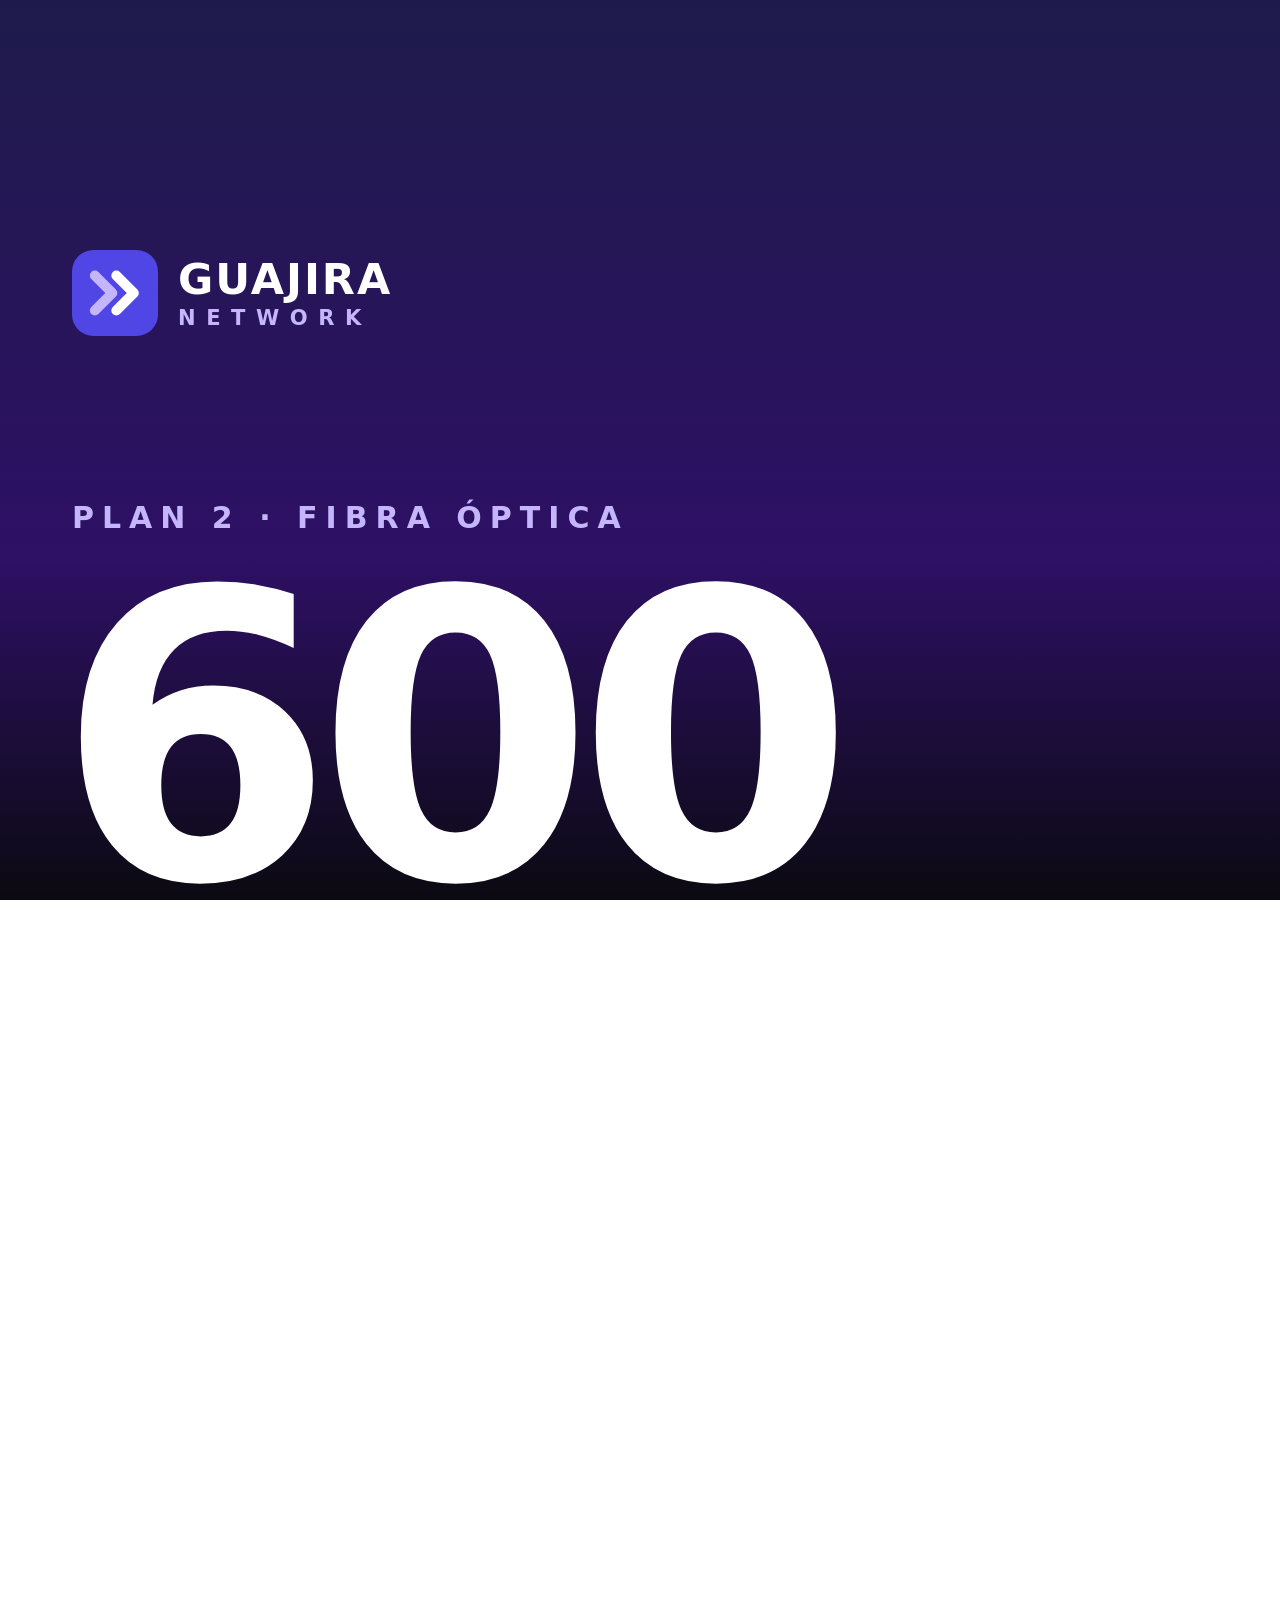
<file: _taller/ejemplo/flyer-numero-gigante.html>
<!DOCTYPE html><html><head><meta charset="utf-8"><link rel="stylesheet" href="../base.css"><script src="../marca.js"></script></head>
<body><div class="lienzo" style="background:var(--deg-noche)">
  <div id="hilos"></div>
  <div class="abs" style="left:72px;top:250px" id="m"></div>
  <div class="abs t-eti lila" style="left:72px;top:500px">Plan 2 · Fibra óptica</div>
  <div class="abs blanco" style="left:56px;top:540px;font-weight:800;font-size:400px;line-height:1;letter-spacing:-18px">600</div>
  <div class="abs blanco t-l" style="left:78px;top:930px">Mbps</div>
  <div class="abs t-s" style="left:78px;top:1050px;color:rgba(255,255,255,.82)">El doble de velocidad del Plan 1</div>
  <div class="abs tarjeta" style="left:72px;top:1150px;width:430px;height:170px;display:flex;align-items:center;justify-content:center">
    <span style="font-weight:800;font-size:104px;color:var(--indigo-700)">$25</span><span style="font-weight:600;font-size:40px;color:var(--gris);margin:34px 0 0 8px">/mes</span></div>
  <div class="abs" style="left:72px;top:1390px" id="wa"></div>
  <div id="legal"></div>
</div>
<script>
document.getElementById("hilos").innerHTML = GN.hilos({ y: 1180, amp: 260, n: 4, op: .35, sep: 42 });
document.getElementById("m").innerHTML = GN.marca("oscuro", 86);
document.getElementById("wa").innerHTML = GN.contacto("atencion");
document.getElementById("legal").innerHTML = GN.legal("oscuro");
</script></body></html>
</file>
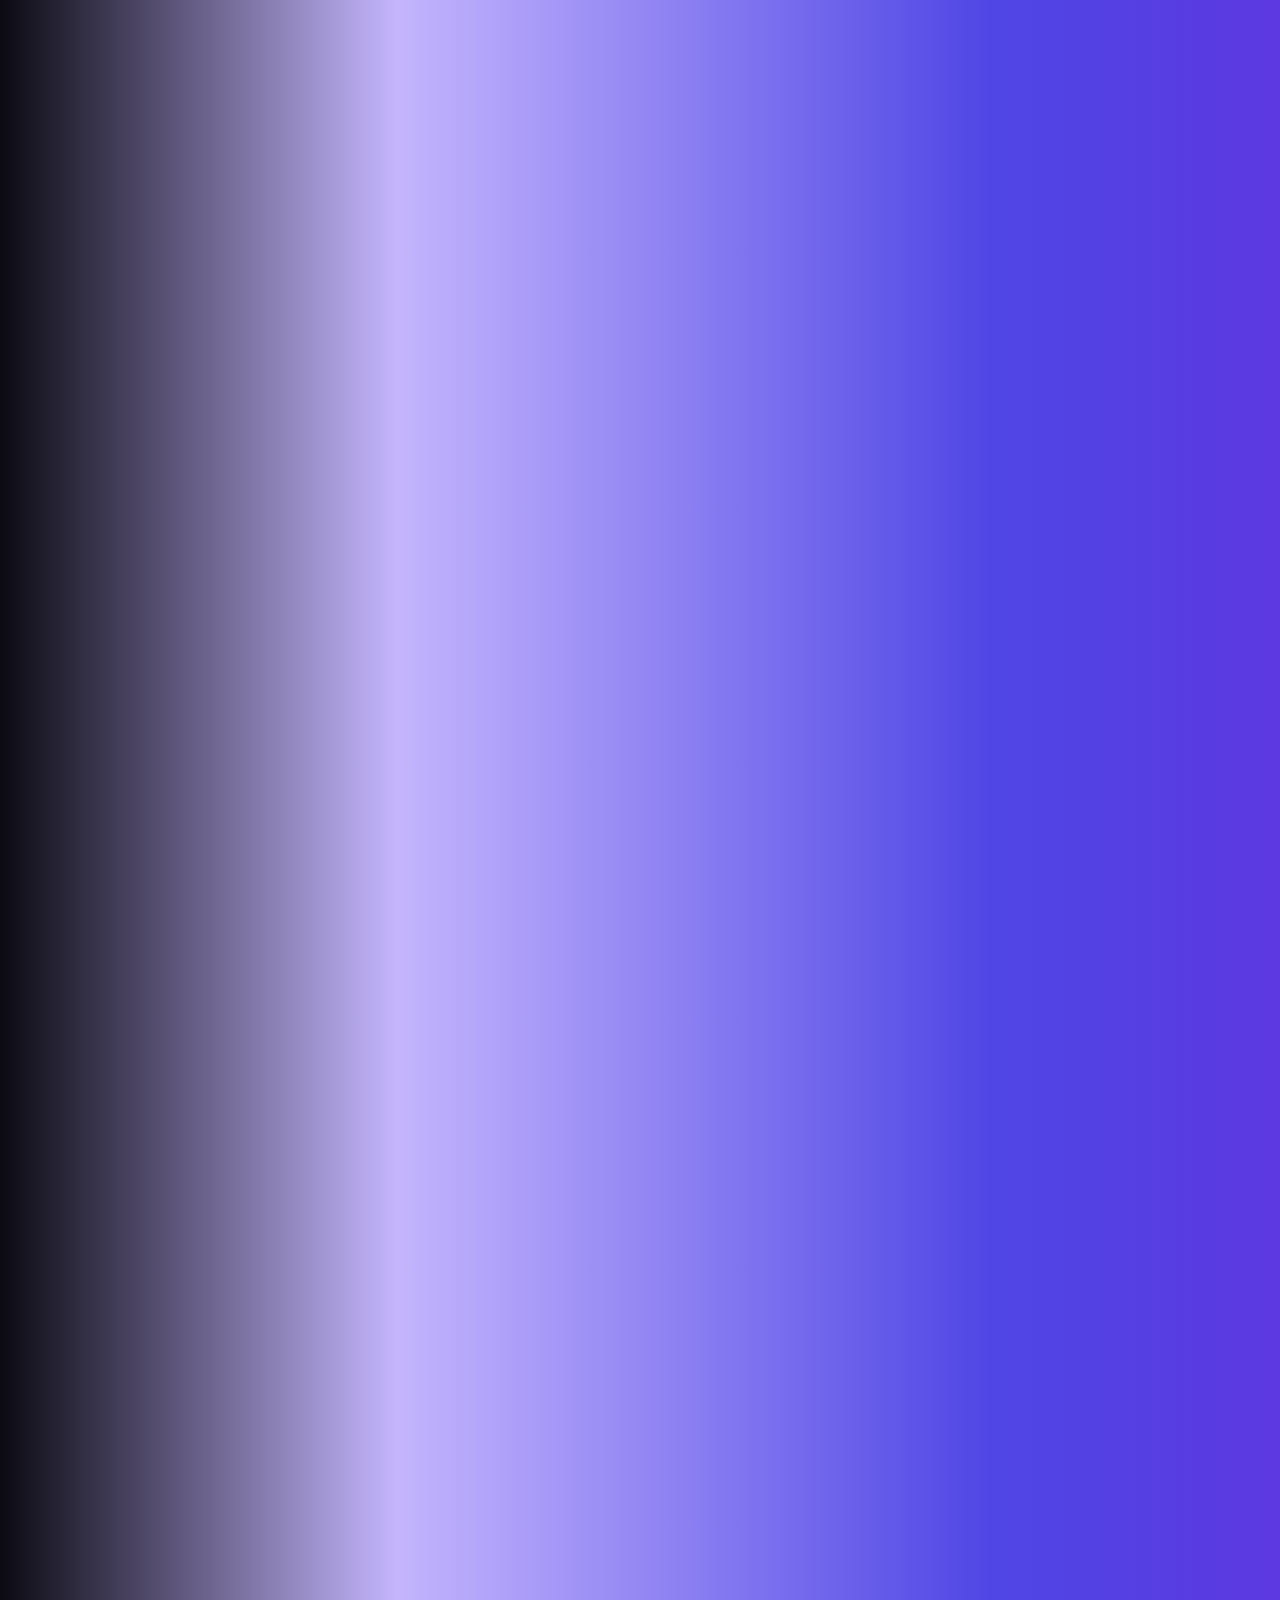
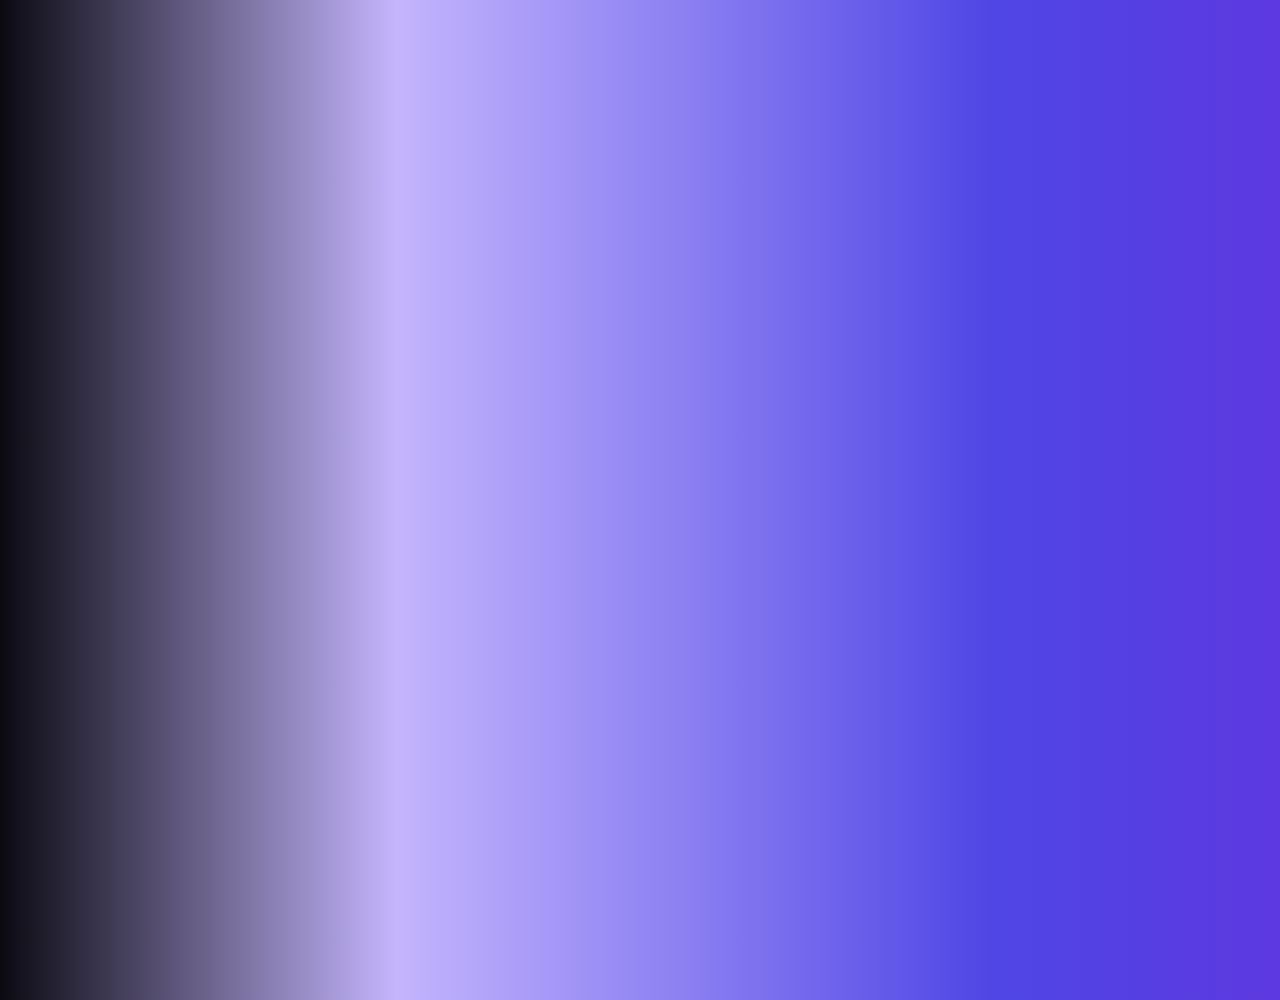
<file: _taller/ejemplo/video-anim.html>
<!DOCTYPE html>
<html><head><meta charset="utf-8">
<style>
*{margin:0;padding:0;box-sizing:border-box}
html,body{width:1080px;height:1920px;overflow:hidden;background:#0B0A12;font-family:Poppins,sans-serif}
.esc{position:absolute;inset:0;overflow:hidden;display:none}
.abs{position:absolute}
.c{left:0;right:0;text-align:center}
.legal{position:absolute;left:0;right:0;top:1615px;text-align:center;font-size:22px;font-weight:600;letter-spacing:1.6px;line-height:36px}
.mk{position:absolute;left:0;right:0;top:220px;display:flex;justify-content:center;align-items:center;gap:20px}
.mk .wm{display:flex;flex-direction:column;line-height:1}
.mk .wm b{font-weight:800;font-size:36px;letter-spacing:1.6px}
.mk .wm span{font-weight:600;font-size:17px;letter-spacing:9.3px;margin-top:8px}
#wipe{position:absolute;top:-600px;width:2200px;height:3200px;left:0;background:linear-gradient(90deg,rgba(196,181,253,0) 0%,#C4B5FD 18%,#4F46E5 45%,#6D28D9 75%,rgba(109,40,217,0) 100%);transform-origin:center}
.card{position:absolute;left:120px;width:840px;height:210px;border-radius:44px;background:#fff;display:flex;align-items:center;gap:28px;padding:0 50px;box-shadow:0 30px 60px -30px rgba(0,0,0,.6)}
.card .wa{width:116px;height:116px;border-radius:50%;background:#ECFDF3;display:grid;place-items:center;flex:none}
.card small{display:block;font-size:26px;font-weight:700;letter-spacing:3px;color:#6B6880}
.card strong{display:block;font-size:68px;font-weight:800;color:#0B0A12;line-height:1.1}
</style></head>
<body>
<svg width="0" height="0" style="position:absolute"><defs>
  <symbol id="logo" viewBox="0 0 64 64"><rect width="64" height="64" rx="16" fill="#4F46E5"/><path d="M17 19l13 13-13 13" fill="none" stroke="#C4B5FD" stroke-width="7.5" stroke-linecap="round" stroke-linejoin="round"/><path d="M33 19l13 13-13 13" fill="none" stroke="#fff" stroke-width="7.5" stroke-linecap="round" stroke-linejoin="round"/></symbol>
  <symbol id="wa" viewBox="0 0 24 24"><path fill="#25D366" d="M12 2a10 10 0 0 0-8.6 15.1L2 22l5-1.3A10 10 0 1 0 12 2Zm5.8 14.1c-.2.7-1.4 1.3-2 1.4-.5.1-1.2.1-1.9-.1a17 17 0 0 1-1.7-.6 13.4 13.4 0 0 1-5.1-4.5c-.4-.5-1-1.5-1-2.8 0-1.3.7-2 1-2.3.2-.3.5-.3.7-.3h.5c.2 0 .4 0 .6.5l.8 2c.1.2.1.4 0 .5l-.3.5-.4.4c-.1.1-.3.3-.1.6.2.3.7 1.2 1.6 2a7.3 7.3 0 0 0 2.3 1.4c.3.1.5.1.6-.1l.9-1.1c.2-.3.4-.2.6-.1l1.9.9c.3.1.5.2.5.3.1.1.1.7-.1 1.3Z"/></symbol>
  <linearGradient id="gf" x1="0" x2="1"><stop offset="0" stop-color="#C4B5FD" stop-opacity="0"/><stop offset=".3" stop-color="#C4B5FD"/><stop offset=".7" stop-color="#8B7CF6"/><stop offset="1" stop-color="#6D28D9"/></linearGradient>
  <filter id="glow" x="-20%" y="-20%" width="140%" height="140%"><feGaussianBlur stdDeviation="14"/></filter>
</defs></svg>

<!-- ESCENA 1: el hilo + logo -->
<div class="esc" id="e1" style="background:linear-gradient(180deg,#1E1B4B 0%,#2E1065 62%,#0B0A12 100%)">
  <svg class="abs" style="left:0;top:0" width="1080" height="1920">
    <g id="hilo1">
      <path id="h1g" d="M-80 1260 C 260 1000, 520 1520, 1160 1040" fill="none" stroke="#A78BFA" stroke-width="22" filter="url(#glow)" opacity=".75"/>
      <path id="h1" d="M-80 1260 C 260 1000, 520 1520, 1160 1040" fill="none" stroke="url(#gf)" stroke-width="7" stroke-linecap="round"/>
      <path id="h1b" d="M-80 1310 C 300 1060, 560 1570, 1160 1100" fill="none" stroke="#C4B5FD" stroke-opacity=".35" stroke-width="3"/>
      <path id="h1c" d="M-80 1360 C 340 1120, 600 1620, 1160 1160" fill="none" stroke="#C4B5FD" stroke-opacity=".2" stroke-width="3"/>
      <circle id="chispa" r="12" fill="#fff"/>
    </g>
  </svg>
  <svg id="logoGrande" class="abs" style="left:420px;top:520px" width="240" height="240"><use href="#logo"/></svg>
  <div class="abs c" id="gua" style="top:820px;font-size:104px;font-weight:800;letter-spacing:6px;color:#fff">GUAJIRA</div>
  <div class="abs c" id="net" style="top:950px;font-size:44px;font-weight:600;letter-spacing:26px;color:#C4B5FD;padding-left:26px">NETWORK</div>
  <div class="abs c" id="slo" style="top:1080px;font-size:46px;font-weight:500;font-style:italic;color:rgba(255,255,255,.88)">El hilo que conecta a la Guajira</div>
  <div class="legal" style="color:#8F8CA3">GUAJIRA NETWORK 2107, C.A. · RIF J-50842197-3<br>Habilitado por CONATEL · HGST-00852</div>
</div>

<!-- ESCENA 2: Plan 1 -->
<div class="esc" id="e2" style="background:#fff">
  <div class="abs" style="inset:0;background:radial-gradient(60% 40% at 90% 5%,rgba(109,40,217,.16),transparent 70%)"></div>
  <svg class="abs" style="left:0;top:0" width="1080" height="1920"><g id="f2" fill="none" stroke="#DDD6FE" stroke-width="3"><path d="M-80 1420 C 300 1200, 620 1640, 1160 1260"/><path d="M-80 1470 C 340 1260, 660 1690, 1160 1320" opacity=".6"/></g></svg>
  <div class="mk"><svg width="70" height="70"><use href="#logo"/></svg><div class="wm"><b style="color:#0B0A12">GUAJIRA</b><span style="color:#8A8798">NETWORK</span></div></div>
  <div class="abs c" id="p2l" style="top:560px;font-size:40px;font-weight:700;letter-spacing:12px;color:#6D28D9">PLAN 1 · FIBRA ÓPTICA</div>
  <div class="abs c" id="p2n" style="top:640px;font-size:330px;font-weight:800;letter-spacing:-12px;color:#0B0A12;line-height:1">0</div>
  <div class="abs c" id="p2m" style="top:990px;font-size:96px;font-weight:700;color:#0B0A12">Mbps</div>
  <div class="abs" id="p2p" style="left:290px;top:1170px;width:500px;height:170px;border-radius:85px;background:#F5F3FF;border:3px solid #DDD6FE;display:flex;align-items:center;justify-content:center;font-size:96px;font-weight:800;color:#4338CA">$20<span style="font-size:44px;font-weight:600;color:#6B6880;margin-left:6px;margin-top:26px">/mes</span></div>
  <div class="legal" style="color:#9A97AD">GUAJIRA NETWORK 2107, C.A. · RIF J-50842197-3<br>Habilitado por CONATEL · HGST-00852</div>
</div>

<!-- ESCENA 3: Plan 2 -->
<div class="esc" id="e3" style="background:linear-gradient(135deg,#1E1B4B 0%,#4338CA 55%,#6D28D9 100%)">
  <svg class="abs" style="left:0;top:0" width="1080" height="1920"><g id="f3" fill="none" stroke="#C4B5FD" stroke-opacity=".28" stroke-width="3"><path d="M-80 1420 C 300 1200, 620 1640, 1160 1260"/><path d="M-80 1470 C 340 1260, 660 1690, 1160 1320" opacity=".6"/></g></svg>
  <div class="mk"><svg width="70" height="70"><use href="#logo"/></svg><div class="wm"><b style="color:#fff">GUAJIRA</b><span style="color:#C4B5FD">NETWORK</span></div></div>
  <div class="abs c" id="p3l" style="top:560px;font-size:40px;font-weight:700;letter-spacing:12px;color:#C4B5FD">PLAN 2 · FIBRA ÓPTICA</div>
  <div class="abs c" id="p3n" style="top:640px;font-size:330px;font-weight:800;letter-spacing:-12px;color:#fff;line-height:1">0</div>
  <div class="abs c" id="p3m" style="top:990px;font-size:96px;font-weight:700;color:#fff">Mbps</div>
  <div class="abs" id="p3p" style="left:290px;top:1170px;width:500px;height:170px;border-radius:85px;background:#fff;display:flex;align-items:center;justify-content:center;font-size:96px;font-weight:800;color:#4338CA">$25<span style="font-size:44px;font-weight:600;color:#6B6880;margin-left:6px;margin-top:26px">/mes</span></div>
  <div class="legal" style="color:#C4B5FD">GUAJIRA NETWORK 2107, C.A. · RIF J-50842197-3<br>Habilitado por CONATEL · HGST-00852</div>
</div>

<!-- ESCENA 4: contacto -->
<div class="esc" id="e4" style="background:linear-gradient(180deg,#1E1B4B 0%,#2E1065 62%,#0B0A12 100%)">
  <svg class="abs" style="left:0;top:0" width="1080" height="1920"><g id="f4" fill="none" stroke="#C4B5FD" stroke-opacity=".25" stroke-width="3"><path d="M-80 1480 C 300 1260, 620 1700, 1160 1320"/><path d="M-80 1530 C 340 1320, 660 1750, 1160 1380" opacity=".6"/></g></svg>
  <div class="mk"><svg width="70" height="70"><use href="#logo"/></svg><div class="wm"><b style="color:#fff">GUAJIRA</b><span style="color:#C4B5FD">NETWORK</span></div></div>
  <div class="abs c" id="p4t" style="top:450px;font-size:100px;font-weight:800;letter-spacing:-2px;color:#fff">Escríbenos</div>
  <div class="abs c" id="p4s" style="top:590px;font-size:40px;font-weight:500;color:#C4B5FD">San Rafael de El Moján</div>
  <div class="card" id="c1" style="top:740px"><span class="wa"><svg width="76" height="76"><use href="#wa"/></svg></span><div><small>ATENCIÓN AL CLIENTE</small><strong>0424-4825404</strong></div></div>
  <div class="card" id="c2" style="top:1000px"><span class="wa"><svg width="76" height="76"><use href="#wa"/></svg></span><div><small>SOPORTE E INSTALACIÓN</small><strong>0414-3666377</strong></div></div>
  <div class="abs c" id="p4i" style="top:1300px;font-size:40px;font-weight:600;color:#fff">@guajiranetwork</div>
  <div class="legal" style="color:#8F8CA3">GUAJIRA NETWORK 2107, C.A. · RIF J-50842197-3<br>Habilitado por CONATEL · HGST-00852</div>
</div>

<div id="wipe"></div>
<div id="negro" class="abs" style="inset:0;background:#000;opacity:0;pointer-events:none"></div>

<script>
const $ = id => document.getElementById(id);
const cl = (x, a = 0, b = 1) => Math.min(b, Math.max(a, x));
const prog = (t, a, b) => cl((t - a) / (b - a));
const eOut = x => 1 - Math.pow(1 - x, 3);
const eInOut = x => x < .5 ? 4 * x * x * x : 1 - Math.pow(-2 * x + 2, 3) / 2;
const eBack = x => { const c1 = 1.70158, c3 = c1 + 1; return 1 + c3 * Math.pow(x - 1, 3) + c1 * Math.pow(x - 1, 2); };
function entra(el, t, a, d = .45, dy = 60) { const p = eOut(prog(t, a, a + d)); el.style.opacity = p; el.style.transform = `translateY(${(1 - p) * dy}px)`; }
function pop(el, t, a, d = .4) { const p = prog(t, a, a + d); const s = p === 0 ? 0 : eBack(p); el.style.opacity = cl(p * 3); el.style.transform = `scale(${s})`; }
const L1 = 1700;
function render(t) {
  const esc = t < 3 ? 1 : t < 6 ? 2 : t < 9 ? 3 : 4;
  for (let i = 1; i <= 4; i++) $("e" + i).style.display = i === esc ? "block" : "none";
  // Escena 1
  if (esc === 1) {
    const d = eInOut(prog(t, .1, 1.3));
    for (const id of ["h1", "h1g", "h1b", "h1c"]) { const p = $(id); p.style.strokeDasharray = L1; p.style.strokeDashoffset = L1 * (1 - eInOut(prog(t, id === "h1" || id === "h1g" ? .1 : .3, id === "h1" || id === "h1g" ? 1.3 : 1.6))); }
    const pt = $("h1").getPointAtLength(L1 * d * .98); $("chispa").setAttribute("cx", pt.x); $("chispa").setAttribute("cy", pt.y); $("chispa").style.opacity = d > 0 && d < 1 ? 1 : 0;
    $("hilo1").style.transform = `translateY(${-Math.sin(t * 1.4) * 8}px)`;
    const lg = $("logoGrande"); const pl = prog(t, .95, 1.4); lg.style.opacity = cl(pl * 3); lg.style.transform = `scale(${pl ? eBack(pl) : 0}) rotate(${(1 - eOut(pl)) * -12}deg)`;
    entra($("gua"), t, 1.3, .45, 50);
    const pn = eOut(prog(t, 1.55, 2.2)); $("net").style.opacity = pn; $("net").style.letterSpacing = (60 - 34 * pn) + "px";
    entra($("slo"), t, 2.0, .5, 30);
  }
  if (esc === 2 || esc === 3) {
    const k = esc, t0 = k === 2 ? 3 : 6, meta = k === 2 ? 300 : 600;
    entra($(`p${k}l`), t, t0 + .2, .4, 40);
    const pc = eOut(prog(t, t0 + .3, t0 + 1.2)); const n = $(`p${k}n`); n.textContent = Math.round(meta * pc); n.style.opacity = cl(prog(t, t0 + .25, t0 + .4)); n.style.transform = `scale(${.92 + .08 * pc})`;
    entra($(`p${k}m`), t, t0 + .6, .4, 40);
    pop($(`p${k}p`), t, t0 + 1.5, .45);
    $(`f${k}`).style.transform = `translateX(${-(t - t0) * 30}px)`;
  }
  if (esc === 4) {
    entra($("p4t"), t, 9.15, .45, 50); entra($("p4s"), t, 9.3, .45, 30);
    for (const [id, a] of [["c1", 9.5], ["c2", 10.0]]) { const p = eOut(prog(t, a, a + .5)); $(id).style.opacity = p; $(id).style.transform = `translateX(${(1 - p) * 700}px)`; }
    entra($("p4i"), t, 10.5, .4, 30);
    $("f4").style.transform = `translateX(${-(t - 9) * 30}px)`;
  }
  // Barrido del "hilo" entre escenas (centrado en 3, 6 y 9 s)
  const w = $("wipe"); let vis = false;
  for (const c of [3, 6, 9]) { const p = prog(t, c - .28, c + .28); if (p > 0 && p < 1) { vis = true; const x = -2400 + eInOut(p) * 4000; w.style.transform = `translateX(${x}px) rotate(-14deg)`; } }
  w.style.display = vis ? "block" : "none";
  $("negro").style.opacity = prog(t, 12.0, 12.5);
}
window.render = render;
</script>
</body></html>
</file>
<file: _taller/base.css>
/* Guajira Network · base de diseño para flyers y video (1080×1920).
   Uso desde _taller/hoy/:  <link rel="stylesheet" href="../base.css"> <script src="../marca.js"></script> */
:root{
  --indigo:#4F46E5; --indigo-700:#4338CA; --indigo-900:#1E1B4B;
  --morado:#6D28D9; --morado-900:#2E1065;
  --lila:#C4B5FD; --lila-200:#DDD6FE; --lila-100:#EDE9FE; --lila-50:#F5F3FF;
  --negro:#0B0A12; --gris:#6B6880; --gris-2:#8A8798; --blanco:#FFFFFF; --wa:#25D366;
  --deg-indigo:linear-gradient(135deg,#1E1B4B 0%,#4338CA 55%,#6D28D9 100%);
  --deg-noche:linear-gradient(180deg,#1E1B4B 0%,#2E1065 62%,#0B0A12 100%);
  --f:'Poppins',system-ui,sans-serif;
}
*{margin:0;padding:0;box-sizing:border-box}
html,body{width:1080px;height:1920px;overflow:hidden;font-family:var(--f);-webkit-font-smoothing:antialiased;color:var(--negro);background:#fff}
.lienzo{position:absolute;inset:0;overflow:hidden}
.abs{position:absolute}
.c{left:0;right:0;text-align:center}
/* Zona segura de los estados de WhatsApp: contenido importante entre y=220 y y=1700 */
.seguro{position:absolute;left:72px;right:72px;top:220px;bottom:220px}
/* Tipografía */
.t-xxl{font-weight:800;font-size:300px;line-height:.9;letter-spacing:-10px}
.t-xl{font-weight:800;font-size:128px;line-height:1.02;letter-spacing:-4px}
.t-l{font-weight:800;font-size:92px;line-height:1.05;letter-spacing:-2px}
.t-m{font-weight:700;font-size:56px;line-height:1.12;letter-spacing:-1px}
.t-s{font-weight:500;font-size:38px;line-height:1.3}
.t-eti{font-weight:700;font-size:30px;letter-spacing:8px;text-transform:uppercase}
.acento{color:var(--indigo)} .lila{color:var(--lila)} .blanco{color:#fff}
/* Piezas de marca (las genera marca.js) */
.gn-marca{display:inline-flex;align-items:center;gap:20px}
.gn-marca .wm{display:flex;flex-direction:column;line-height:1}
.gn-marca .wm b{font-weight:800;letter-spacing:.045em}
.gn-marca .wm span{font-weight:600;letter-spacing:.5em;margin-top:.32em}
.gn-legal{position:absolute;left:0;right:0;top:1640px;text-align:center;font-weight:600;font-size:23px;letter-spacing:1.4px;line-height:38px}
.gn-wa{display:inline-flex;align-items:center;gap:22px;padding:26px 40px 26px 26px;border-radius:999px;background:#fff;box-shadow:0 30px 60px -30px rgba(11,10,18,.5)}
.gn-wa i{width:88px;height:88px;border-radius:50%;background:#ECFDF3;display:grid;place-items:center;font-style:normal}
.gn-wa small{display:block;font-size:22px;font-weight:700;letter-spacing:3px;color:var(--gris)}
.gn-wa strong{display:block;font-size:58px;font-weight:800;color:var(--negro);line-height:1.1}
.tarjeta{background:#fff;border-radius:48px;box-shadow:0 40px 80px -40px rgba(46,16,101,.45)}
.pill{display:inline-flex;align-items:center;gap:12px;height:72px;padding:0 34px;border-radius:999px;font-weight:700;font-size:30px;letter-spacing:4px}
</file>
